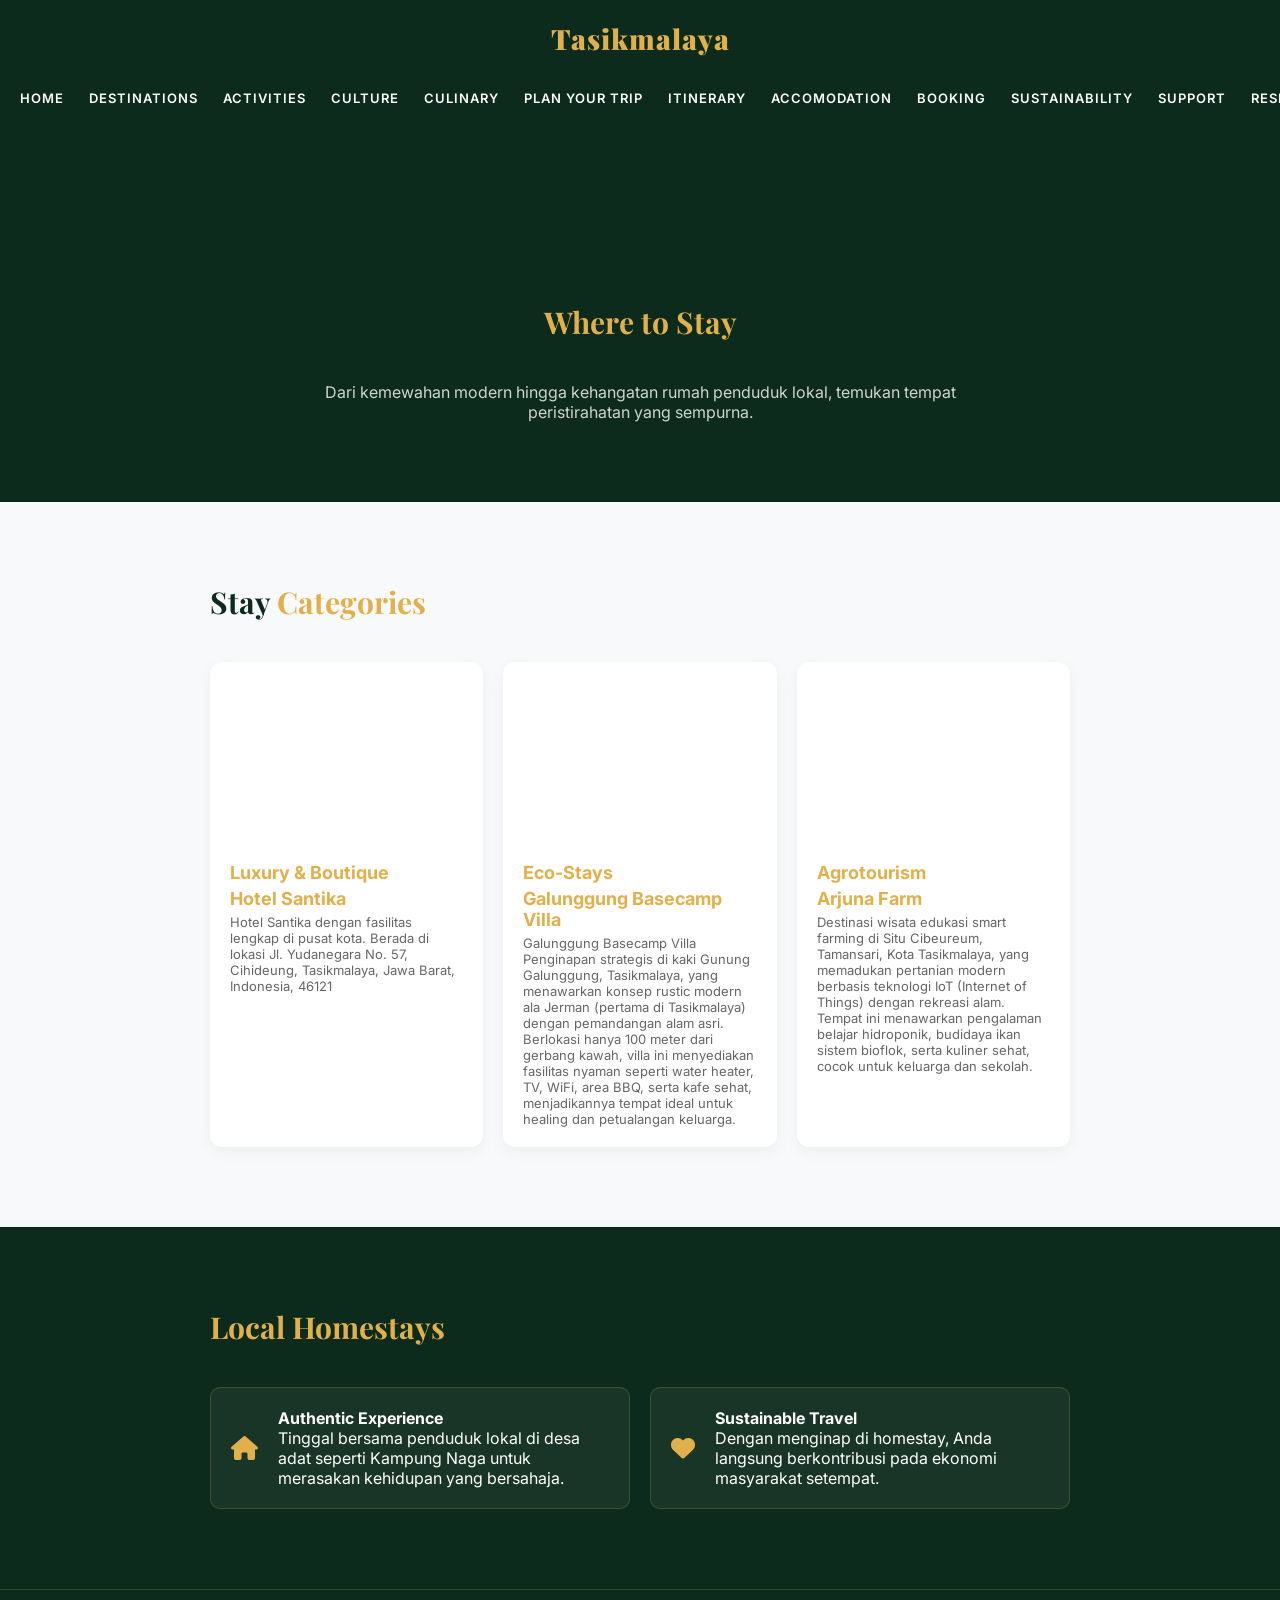
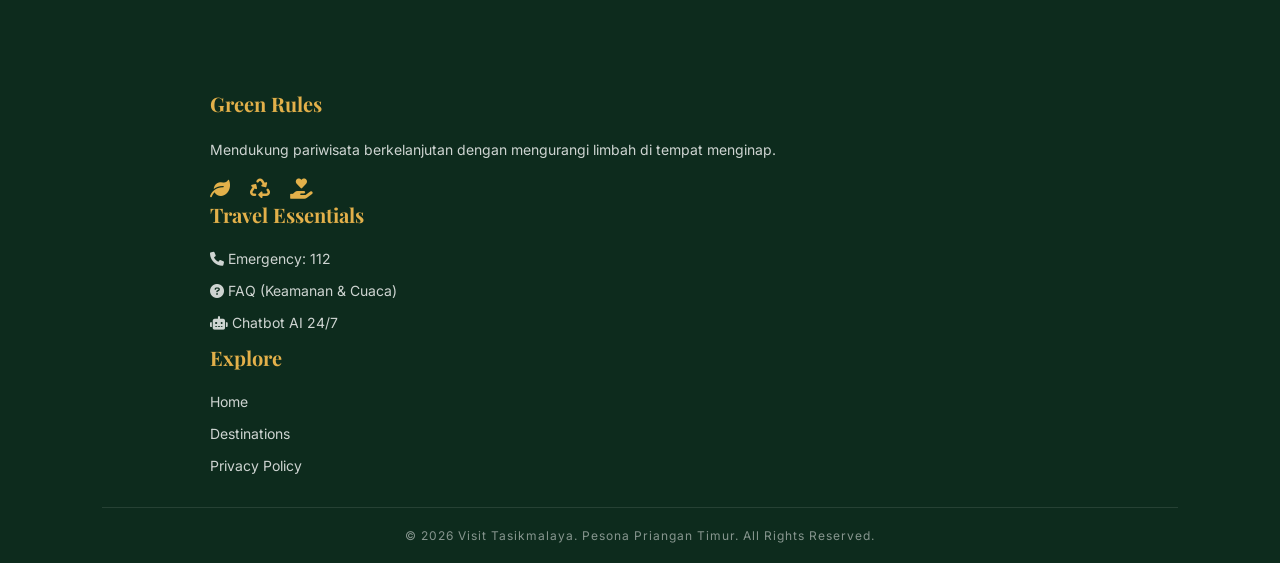
<file: accomodation.html>
<!DOCTYPE html>
<html lang="id">
<head>
    <meta charset="UTF-8">
    <meta name="viewport" content="width=device-width, initial-scale=1.0">
    <title>Where to Stay | Explore Tasikmalaya</title>
    <link href="https://fonts.googleapis.com/css2?family=Playfair+Display:wght@700;900&family=Inter:wght@300;400;600&display=swap" rel="stylesheet">
    <link rel="stylesheet" href="https://cdnjs.cloudflare.com/ajax/libs/font-awesome/6.0.0/css/all.min.css">
    <link rel="stylesheet" href="style.css">
</head>
<body>

    <nav class="navbar">
        <div class="logo">Tasikmalaya</div>
        <ul class="nav-links">
            <li><a href="index.html">Home</a></li>
            <li><a href="destination.html">Destinations</a></li>
             <li><a href="activity.html">Activities</a></li>
            <li><a href="culture.html">Culture</a></li>
            <li><a href="culinary.html">Culinary</a></li>
            <li><a href="plan.html">Plan Your Trip</a></li>
            <li><a href="itinerary.html">Itinerary</a></li>
            <li><a href="accomodation.html">Accomodation</a></li>
            <li><a href="booking.html">Booking</a></li>
            <li><a href="sustainability.html">Sustainability</a></li>
            <li><a href="support.html">Support</a></li>
            <li><a href="responsible.html">Responsible</a></li>
            <li><a href="privacy.html">Privacy Policy</a></li>
        </ul>
    </nav>

    <header class="section bg-dark" style="padding-top: 150px; text-align: center;">
        <div class="container">
            <h1 class="section-title gold">Where <span>to Stay</span></h1>
            <p style="color: #fff; max-width: 700px; margin: 0 auto; opacity: 0.8;">
                Dari kemewahan modern hingga kehangatan rumah penduduk lokal, temukan tempat peristirahatan yang sempurna.
            </p>
        </div>
    </header>

    <section class="section">
        <div class="container">
            <h2 class="section-title">Stay <span>Categories</span></h2>
            <div class="grid-dest">
                <div class="card">
                    <div class="card-img" style="background-image: url('https://ik.imagekit.io/tvlk/apr-asset/dgXfoyh24ryQLRcGq00cIdKHRmotrWLNlvG-TxlcLxGkiDwaUSggleJNPRgIHCX6/hotel/asset/10001778-0f0759d8593e055a060a58c24d37f98a.jpeg');"></div>
                    <div class="card-body">
                        <h3 style="color: var(--gold);">Luxury & Boutique</h3>
                        <h3 style="color: var(--gold);">Hotel Santika</h3>
                        <p>Hotel Santika dengan fasilitas lengkap di pusat kota. Berada di lokasi Jl. Yudanegara No. 57, Cihideung, Tasikmalaya, Jawa Barat, Indonesia, 46121</p>
                    </div>
                </div>
                <div class="card">
                    <div class="card-img" style="background-image: url('https://s-light.tiket.photos/t/01E25EBZS3W0FY9GTG6C42E1SE/rsfit720360gsm/tix-hotel/images-web/2025/05/01/8f3967be-a3a8-4720-b848-248320cd2c1c-1746054903551-f486867c0bc6672a6917ab0bedeb085b.jpg');"></div>
                    <div class="card-body">
                        <h3 style="color: var(--gold);">Eco-Stays</h3>
                        <h3 style="color: var(--gold);">Galunggung Basecamp Villa</h3>
                        <p>Galunggung Basecamp Villa
                        Penginapan strategis di kaki Gunung Galunggung, Tasikmalaya, yang menawarkan konsep rustic modern ala Jerman (pertama di Tasikmalaya) dengan pemandangan alam asri. Berlokasi hanya 100 meter dari gerbang kawah, villa ini menyediakan fasilitas nyaman seperti water heater, TV, WiFi, area BBQ, serta kafe sehat, menjadikannya tempat ideal untuk healing dan petualangan keluarga.</p>
                    </div>
                </div>
                <div class="card">
                    <div class="card-img" style="background-image: url('https://www.harapanrakyat.com/wp-content/uploads/2024/12/Wisata-Edukasi-Arjuna-Farm-Tasikmalaya.jpeg');"></div>
                    <div class="card-body">
                        <h3 style="color: var(--gold);">Agrotourism</h3>
                        <h3 style="color: var(--gold);">Arjuna Farm</h3>
                        <p>Destinasi wisata edukasi smart farming di Situ Cibeureum, Tamansari, Kota Tasikmalaya, yang memadukan pertanian modern berbasis teknologi IoT (Internet of Things) dengan rekreasi alam. Tempat ini menawarkan pengalaman belajar hidroponik, budidaya ikan sistem bioflok, serta kuliner sehat, cocok untuk keluarga dan sekolah.</p>
                    </div>
                </div>
            </div>
        </div>
    </section>

    <section class="section bg-dark">
        <div class="container">
            <h2 class="section-title gold">Local <span>Homestays</span></h2>
            <div class="event-row">
                <div class="event-box" style="border: 1px solid rgba(226, 176, 74, 0.2);">
                    <div class="date"><i class="fas fa-home"></i></div>
                    <div class="txt">
                        <h4>Authentic Experience</h4>
                        <p>Tinggal bersama penduduk lokal di desa adat seperti Kampung Naga untuk merasakan kehidupan yang bersahaja.</p>
                    </div>
                </div>
                <div class="event-box" style="border: 1px solid rgba(226, 176, 74, 0.2);">
                    <div class="date"><i class="fas fa-heart"></i></div>
                    <div class="txt">
                        <h4>Sustainable Travel</h4>
                        <p>Dengan menginap di homestay, Anda langsung berkontribusi pada ekonomi masyarakat setempat.</p>
                    </div>
                </div>
            </div>
        </div>
    </section>

    <footer class="footer">
        <div class="container footer-grid">
            <div class="footer-section">
                <h3>Green Rules</h3>
                <p>Mendukung pariwisata berkelanjutan dengan mengurangi limbah di tempat menginap.</p>
                <div class="support-icons">
                    <i class="fas fa-leaf"></i>
                    <i class="fas fa-recycle"></i>
                    <i class="fas fa-hand-holding-heart"></i>
                </div>
            </div>

            <div class="footer-section">
                <h3>Travel Essentials</h3>
                <ul class="footer-links">
                    <li><a href="#"><i class="fas fa-phone"></i> Emergency: 112</a></li>
                    <li><a href="#"><i class="fas fa-question-circle"></i> FAQ (Keamanan & Cuaca)</a></li>
                    <li><a href="#"><i class="fas fa-robot"></i> Chatbot AI 24/7</a></li>
                </ul>
            </div>

            <div class="footer-section">
                <h3>Explore</h3>
                <ul class="footer-links">
                    <li><a href="#home">Home</a></li>
                    <li><a href="#destinations">Destinations</a></li>
                    <li><a href="#">Privacy Policy</a></li>
                </ul>
            </div>
        </div>

        <div class="footer-bottom">
            <p>&copy; 2026 Visit Tasikmalaya. Pesona Priangan Timur. All Rights Reserved.</p>
        </div>
    </footer>

</body>
</html>
</file>
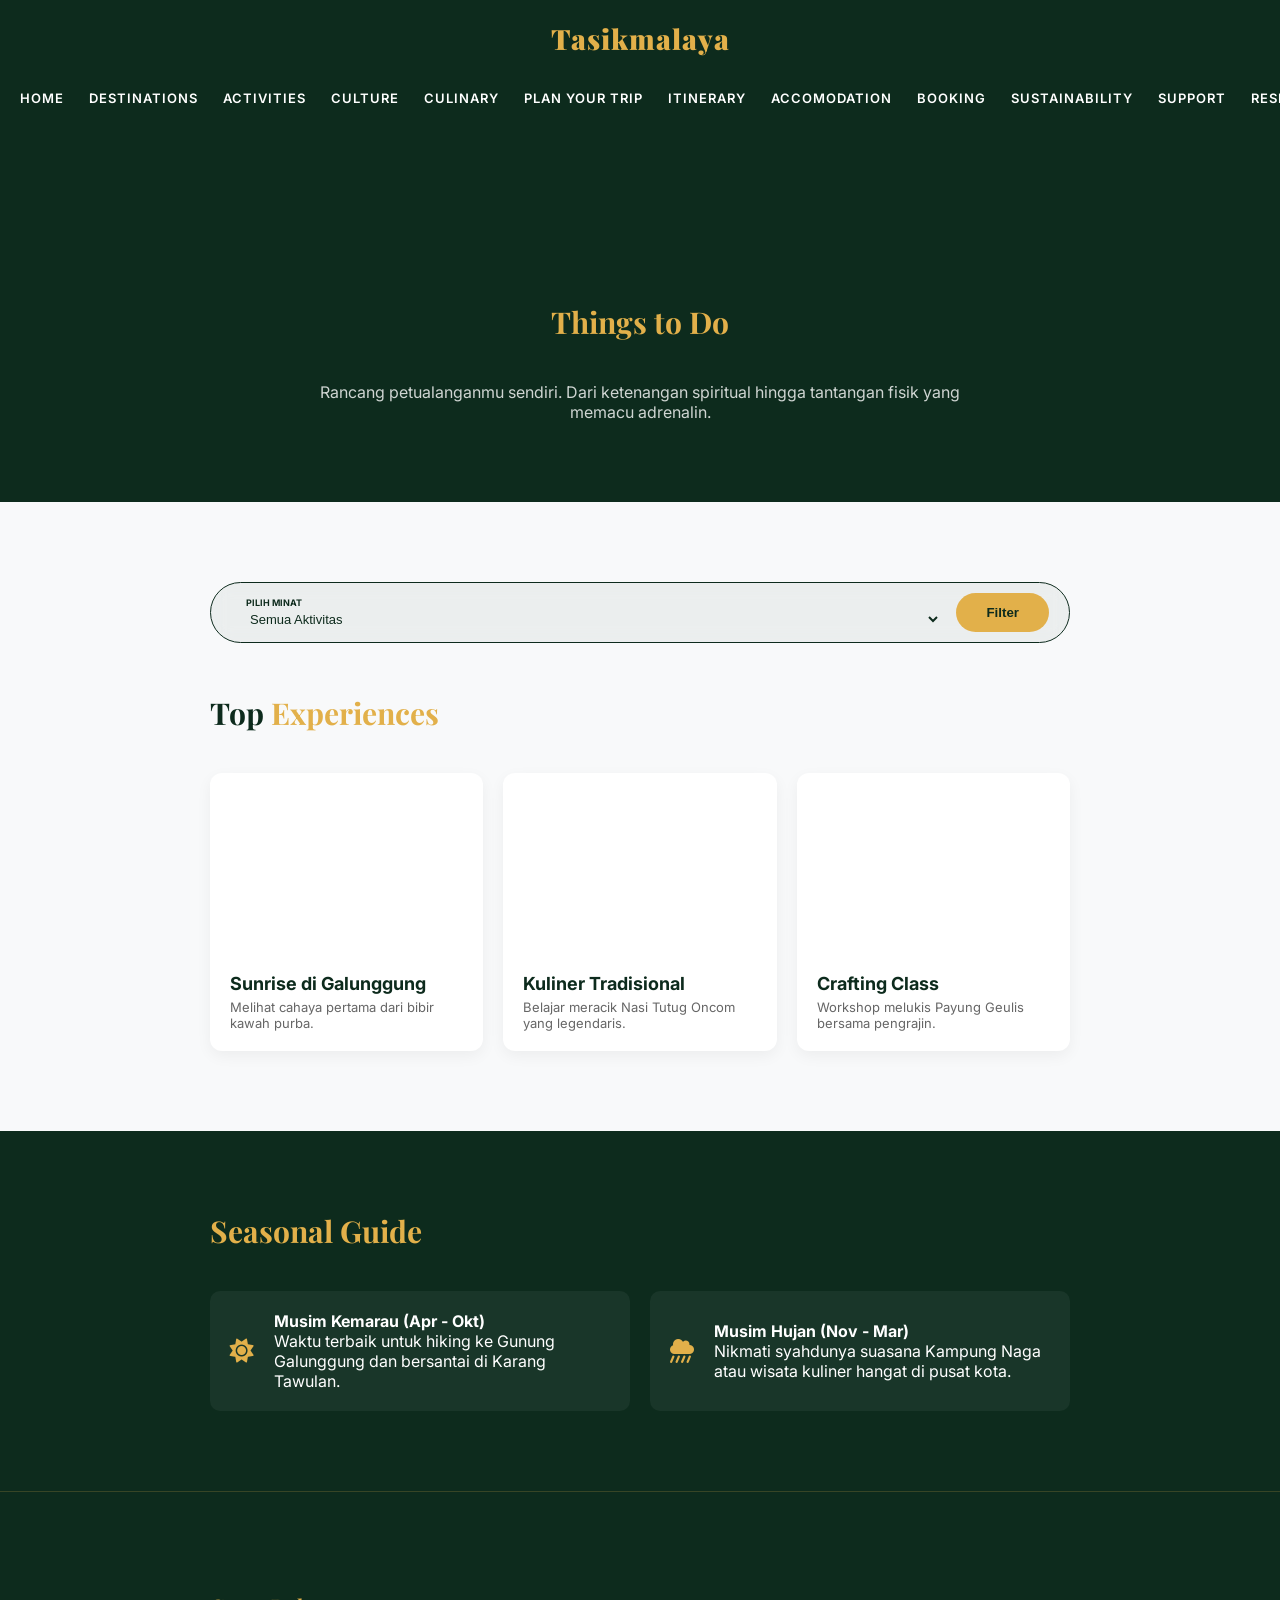
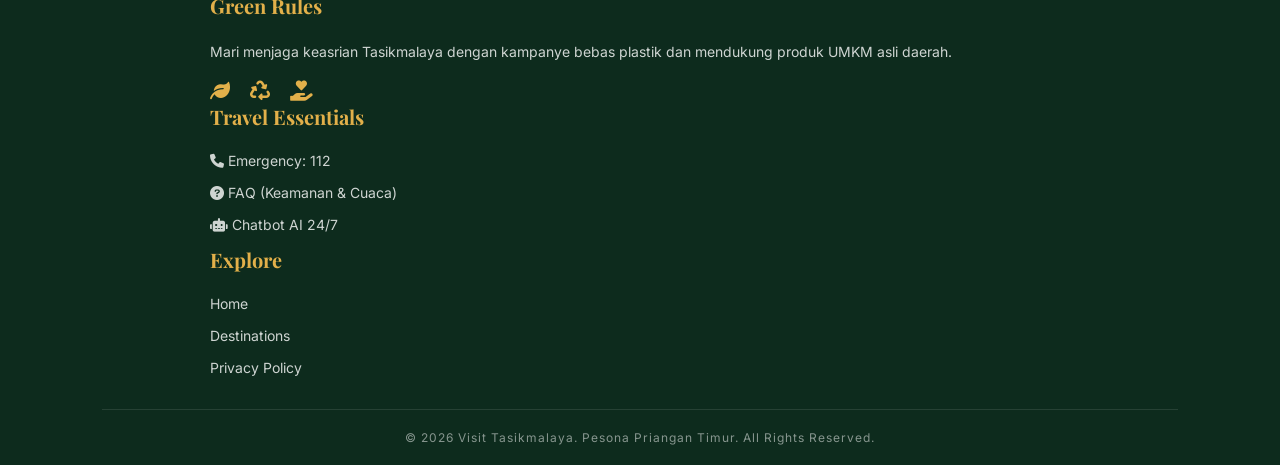
<file: activity.html>
<!DOCTYPE html>
<html lang="id">
<head>
    <meta charset="UTF-8">
    <meta name="viewport" content="width=device-width, initial-scale=1.0">
    <title>Activities | Explore Tasikmalaya</title>
    <link href="https://fonts.googleapis.com/css2?family=Playfair+Display:wght@700;900&family=Inter:wght@300;400;600&display=swap" rel="stylesheet">
    <link rel="stylesheet" href="https://cdnjs.cloudflare.com/ajax/libs/font-awesome/6.0.0/css/all.min.css">
    <link rel="stylesheet" href="style.css">
</head>
<body>

    <nav class="navbar">
        <div class="logo">Tasikmalaya</div>
        <ul class="nav-links">
            <li><a href="index.html">Home</a></li>
            <li><a href="destination.html">Destinations</a></li>
             <li><a href="activity.html">Activities</a></li>
            <li><a href="culture.html">Culture</a></li>
            <li><a href="culinary.html">Culinary</a></li>
            <li><a href="plan.html">Plan Your Trip</a></li>
            <li><a href="itinerary.html">Itinerary</a></li>
            <li><a href="accomodation.html">Accomodation</a></li>
            <li><a href="booking.html">Booking</a></li>
            <li><a href="sustainability.html">Sustainability</a></li>
            <li><a href="support.html">Support</a></li>
            <li><a href="responsible.html">Responsible</a></li>
            <li><a href="privacy.html">Privacy Policy</a></li>
        </ul>
    </nav>

    <header class="section bg-dark" style="padding-top: 150px; text-align: center;">
        <div class="container">
            <h1 class="section-title gold">Things <span>to Do</span></h1>
            <p style="color: #fff; max-width: 700px; margin: 0 auto; opacity: 0.8;">
                Rancang petualanganmu sendiri. Dari ketenangan spiritual hingga tantangan fisik yang memacu adrenalin.
            </p>
        </div>
    </header>

    <section class="section">
        <div class="container">
            <div class="linear-search" style="background: rgba(13, 43, 29, 0.05); border: 1px solid var(--deep-green); margin-bottom: 50px;">
                <div class="search-item">
                    <label style="color: var(--deep-green);">Pilih Minat</label>
                    <select style="color: var(--deep-green);">
                        <option>Semua Aktivitas</option>
                        <option>Petualangan (Adventure)</option>
                        <option>Keluarga (Family)</option>
                        <option>Romantis (Honeymoon)</option>
                        <option>Digital Nomad</option>
                    </select>
                </div>
                <button class="btn-search">Filter</button>
            </div>

            <h2 class="section-title">Top <span>Experiences</span></h2>
            <div class="grid-dest">
                <div class="card">
                    <div class="card-img" style="background-image: url('https://newstasikmalaya.com/storage/img-20250705-123109.jpg');"></div>
                    <div class="card-body">
                        <h3>Sunrise di Galunggung</h3>
                        <p>Melihat cahaya pertama dari bibir kawah purba.</p>
                    </div>
                </div>
                <div class="card">
                    <div class="card-img" style="background-image: url('https://buckets.sasa.co.id/v1/AUTH_Assets/Assets/p/website/medias/page_medias/resep_nasi_tutug_oncom.jpg');"></div>
                    <div class="card-body">
                        <h3>Kuliner Tradisional</h3>
                        <p>Belajar meracik Nasi Tutug Oncom yang legendaris.</p>
                    </div>
                </div>
                <div class="card">
                    <div class="card-img" style="background-image: url('https://www.agendaindonesia.com/wp-content/uploads/jupiterx/images/Payung-Tasikmalaya-Kemenparekraf-efd1e0e.jpg');"></div>
                    <div class="card-body">
                        <h3>Crafting Class</h3>
                        <p>Workshop melukis Payung Geulis bersama pengrajin.</p>
                    </div>
                </div>
            </div>
        </div>
    </section>

    <section class="section bg-dark">
        <div class="container">
            <h2 class="section-title gold">Seasonal <span>Guide</span></h2>
            <div class="event-row">
                <div class="event-box">
                    <div class="date"><i class="fas fa-sun"></i></div>
                    <div class="txt">
                        <h4>Musim Kemarau (Apr - Okt)</h4>
                        <p>Waktu terbaik untuk hiking ke Gunung Galunggung dan bersantai di Karang Tawulan.</p>
                    </div>
                </div>
                <div class="event-box">
                    <div class="date"><i class="fas fa-cloud-showers-heavy"></i></div>
                    <div class="txt">
                        <h4>Musim Hujan (Nov - Mar)</h4>
                        <p>Nikmati syahdunya suasana Kampung Naga atau wisata kuliner hangat di pusat kota.</p>
                    </div>
                </div>
            </div>
        </div>
    </section>

    <footer class="footer">
        <div class="container footer-grid">
            <div class="footer-section">
                <h3>Green Rules</h3>
                <p>Mari menjaga keasrian Tasikmalaya dengan kampanye bebas plastik dan mendukung produk UMKM asli daerah.</p>
                <div class="support-icons">
                    <i class="fas fa-leaf"></i>
                    <i class="fas fa-recycle"></i>
                    <i class="fas fa-hand-holding-heart"></i>
                </div>
            </div>

            <div class="footer-section">
                <h3>Travel Essentials</h3>
                <ul class="footer-links">
                    <li><a href="#"><i class="fas fa-phone"></i> Emergency: 112</a></li>
                    <li><a href="#"><i class="fas fa-question-circle"></i> FAQ (Keamanan & Cuaca)</a></li>
                    <li><a href="#"><i class="fas fa-robot"></i> Chatbot AI 24/7</a></li>
                </ul>
            </div>

            <div class="footer-section">
                <h3>Explore</h3>
                <ul class="footer-links">
                    <li><a href="#home">Home</a></li>
                    <li><a href="#destinations">Destinations</a></li>
                    <li><a href="#">Privacy Policy</a></li>
                </ul>
            </div>
        </div>

        <div class="footer-bottom">
            <p>&copy; 2026 Visit Tasikmalaya. Pesona Priangan Timur. All Rights Reserved.</p>
        </div>
    </footer>

</body>
</html>
</file>
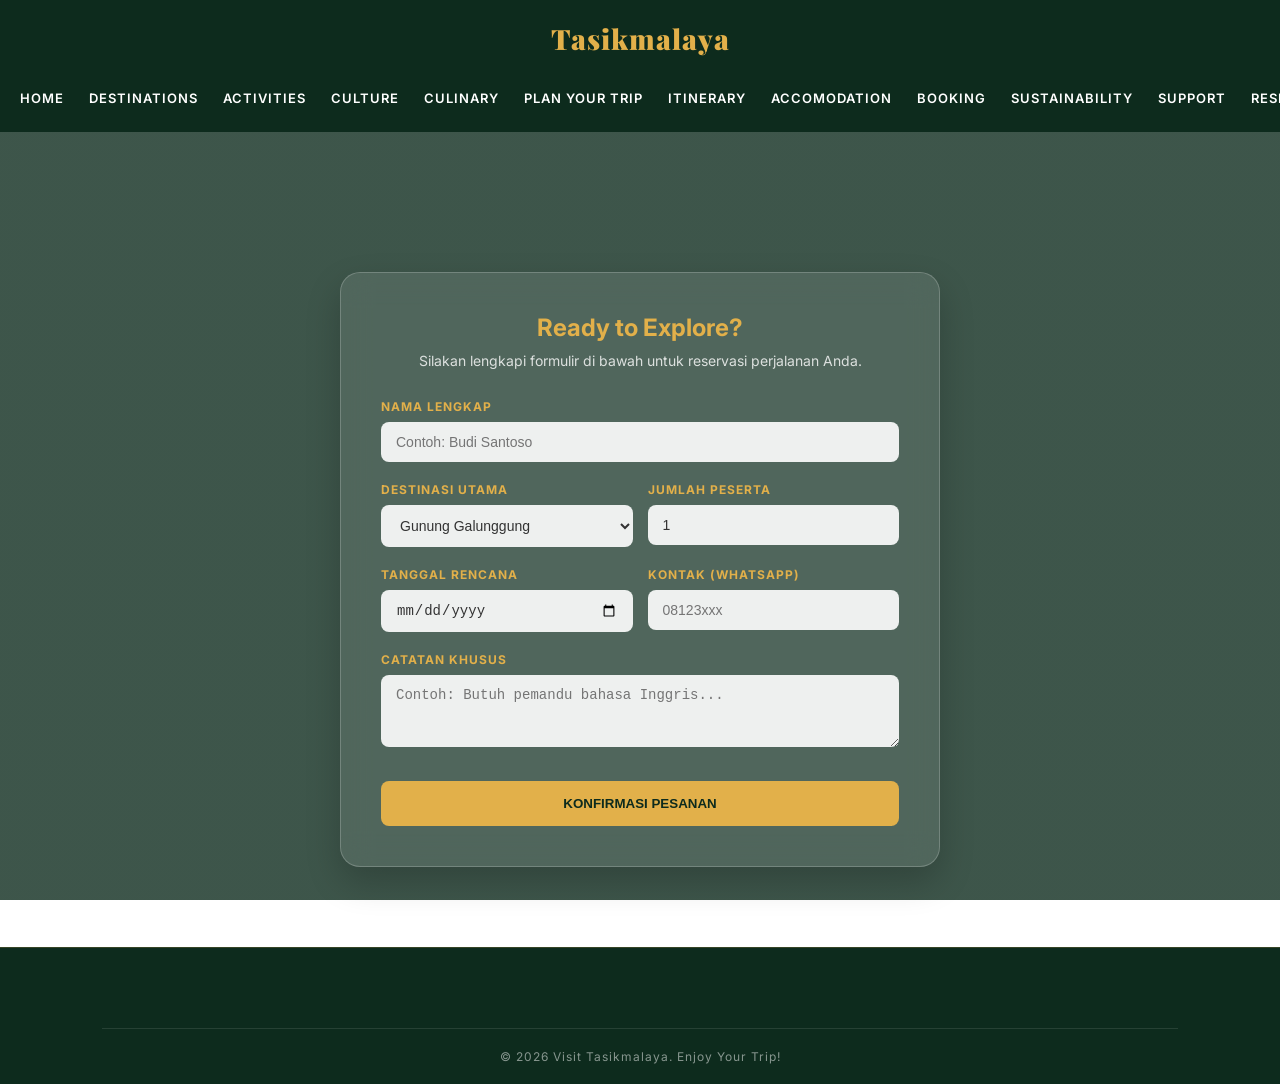
<file: booking.html>
<!DOCTYPE html>
<html lang="id">
<head>
    <meta charset="UTF-8">
    <meta name="viewport" content="width=device-width, initial-scale=1.0">
    <title>Book Your Trip | Explore Tasikmalaya</title>
    <link href="https://fonts.googleapis.com/css2?family=Playfair+Display:wght@700;900&family=Inter:wght@300;400;600&display=swap" rel="stylesheet">
    <link rel="stylesheet" href="https://cdnjs.cloudflare.com/ajax/libs/font-awesome/6.0.0/css/all.min.css">
    <link rel="stylesheet" href="style.css">
</head>
<body style="background: linear-gradient(rgba(13, 43, 29, 0.8), rgba(13, 43, 29, 0.8)), url('https://images.unsplash.com/photo-1501785888041-af3ef285b470?auto=format&fit=crop&w=1920'); background-size: cover; background-attachment: fixed;">

    <nav class="navbar">
        <div class="logo">Tasikmalaya</div>
        <ul class="nav-links">
            <li><a href="index.html">Home</a></li>
            <li><a href="destination.html">Destinations</a></li>
             <li><a href="activity.html">Activities</a></li>
            <li><a href="culture.html">Culture</a></li>
            <li><a href="culinary.html">Culinary</a></li>
            <li><a href="plan.html">Plan Your Trip</a></li>
            <li><a href="itinerary.html">Itinerary</a></li>
            <li><a href="accomodation.html">Accomodation</a></li>
            <li><a href="booking.html">Booking</a></li>
            <li><a href="sustainability.html">Sustainability</a></li>
            <li><a href="support.html">Support</a></li>
            <li><a href="responsible.html">Responsible</a></li>
            <li><a href="privacy.html">Privacy Policy</a></li>
        </ul>
    </nav>

    <section class="section" style="padding-top: 120px;">
        <div class="container">
            <div class="booking-card">
                <h2 class="gold" style="text-align: center; margin-bottom: 10px;">Ready to Explore?</h2>
                <p style="color: #fff; text-align: center; opacity: 0.8; margin-bottom: 30px; font-size: 14px;">Silakan lengkapi formulir di bawah untuk reservasi perjalanan Anda.</p>
                
                <form class="booking-form">
                    <div class="form-group">
                        <label>Nama Lengkap</label>
                        <input type="text" placeholder="Contoh: Budi Santoso" required>
                    </div>

                    <div class="form-row">
                        <div class="form-group">
                            <label>Destinasi Utama</label>
                            <select>
                                <option>Gunung Galunggung</option>
                                <option>Kampung Naga</option>
                                <option>Karang Tawulan</option>
                                <option>Curug Badak</option>
                            </select>
                        </div>
                        <div class="form-group">
                            <label>Jumlah Peserta</label>
                            <input type="number" min="1" value="1">
                        </div>
                    </div>

                    <div class="form-row">
                        <div class="form-group">
                            <label>Tanggal Rencana</label>
                            <input type="date" required>
                        </div>
                        <div class="form-group">
                            <label>Kontak (WhatsApp)</label>
                            <input type="tel" placeholder="08123xxx" required>
                        </div>
                    </div>

                    <div class="form-group">
                        <label>Catatan Khusus</label>
                        <textarea rows="3" placeholder="Contoh: Butuh pemandu bahasa Inggris..."></textarea>
                    </div>

                    <button type="submit" class="btn-submit">KONFIRMASI PESANAN</button>
                </form>
            </div>
        </div>
    </section>

    <footer class="footer">
        <div class="footer-bottom">
            <p>&copy; 2026 Visit Tasikmalaya. Enjoy Your Trip!</p>
        </div>
    </footer>

</body>
</html>
</file>
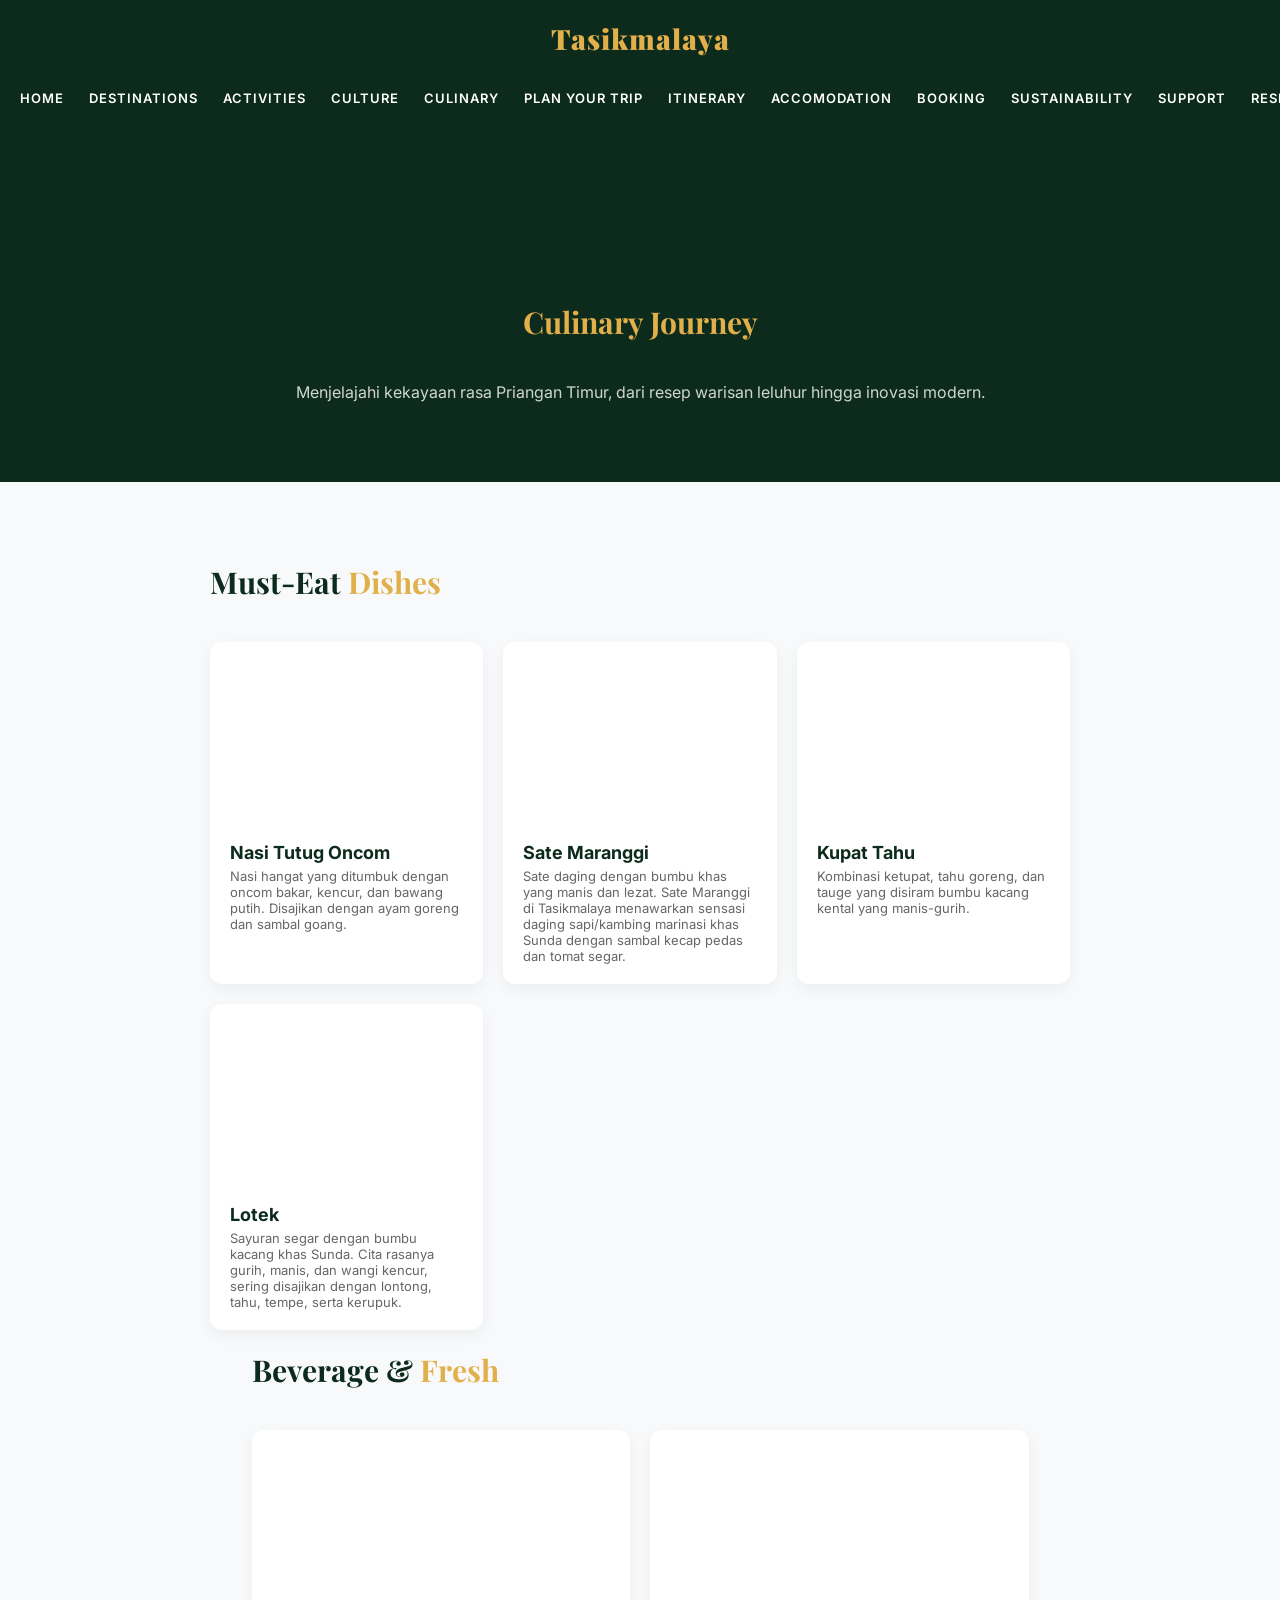
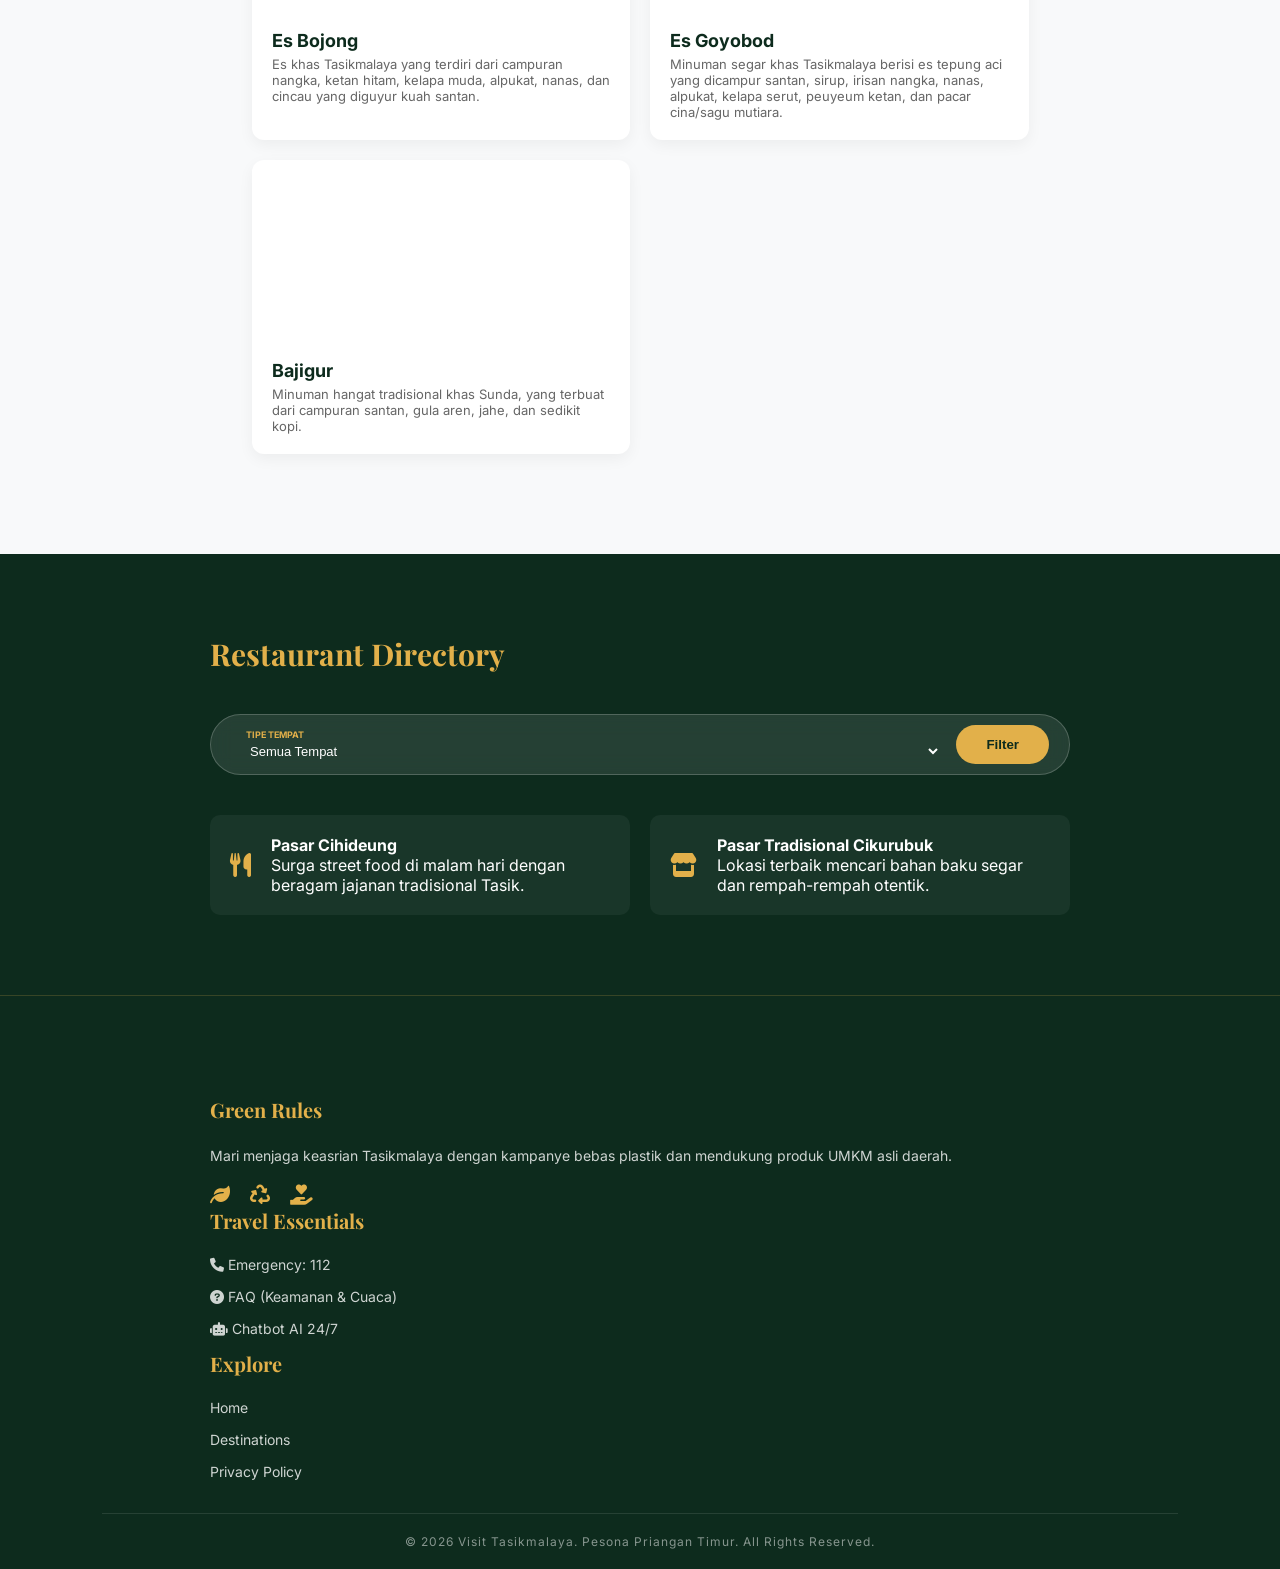
<file: culinary.html>
<!DOCTYPE html>
<html lang="id">
<head>
    <meta charset="UTF-8">
    <meta name="viewport" content="width=device-width, initial-scale=1.0">
    <title>Culinary Guide | Explore Tasikmalaya</title>
    <link href="https://fonts.googleapis.com/css2?family=Playfair+Display:wght@700;900&family=Inter:wght@300;400;600&display=swap" rel="stylesheet">
    <link rel="stylesheet" href="https://cdnjs.cloudflare.com/ajax/libs/font-awesome/6.0.0/css/all.min.css">
    <link rel="stylesheet" href="style.css">
</head>
<body>

    <nav class="navbar">
        <div class="logo">Tasikmalaya</div>
        <ul class="nav-links">
            <li><a href="index.html">Home</a></li>
            <li><a href="destination.html">Destinations</a></li>
             <li><a href="activity.html">Activities</a></li>
            <li><a href="culture.html">Culture</a></li>
            <li><a href="culinary.html">Culinary</a></li>
            <li><a href="plan.html">Plan Your Trip</a></li>
            <li><a href="itinerary.html">Itinerary</a></li>
            <li><a href="accomodation.html">Accomodation</a></li>
            <li><a href="booking.html">Booking</a></li>
            <li><a href="sustainability.html">Sustainability</a></li>
            <li><a href="support.html">Support</a></li>
            <li><a href="responsible.html">Responsible</a></li>
            <li><a href="privacy.html">Privacy Policy</a></li>
        </ul>
    </nav>

    <header class="section bg-dark" style="padding-top: 150px; text-align: center;">
        <div class="container">
            <h1 class="section-title gold">Culinary <span>Journey</span></h1>
            <p style="color: #fff; max-width: 700px; margin: 0 auto; opacity: 0.8;">
                Menjelajahi kekayaan rasa Priangan Timur, dari resep warisan leluhur hingga inovasi modern.
            </p>
        </div>
    </header>

    <section class="section">
        <div class="container">
            <h2 class="section-title">Must-Eat <span>Dishes</span></h2>
            <div class="grid-dest">
                <div class="card">
                    <div class="card-img" style="background-image: url('https://buckets.sasa.co.id/v1/AUTH_Assets/Assets/p/website/medias/page_medias/resep_nasi_tutug_oncom.jpg');"></div>
                    <div class="card-body">
                        <h3>Nasi Tutug Oncom</h3>
                        <p>Nasi hangat yang ditumbuk dengan oncom bakar, kencur, dan bawang putih. Disajikan dengan ayam goreng dan sambal goang.</p>
                    </div>
                </div>
                <div class="card">
                    <div class="card-img" style="background-image: url('https://assets.promediateknologi.id/crop/0x0:0x0/750x0/webp/photo/2023/01/25/1678790182.jpeg');"></div>
                    <div class="card-body">
                        <h3>Sate Maranggi</h3>
                        <p>Sate daging dengan bumbu khas yang manis dan lezat. Sate Maranggi di Tasikmalaya menawarkan sensasi daging sapi/kambing marinasi khas Sunda dengan sambal kecap pedas dan tomat segar.</p>
                    </div>
                </div>
                <div class="card">
                    <div class="card-img" style="background-image: url('https://i0.wp.com/blog.duniamasak.com/wp-content/uploads/kupat-tahu.jpg?w=900&ssl=1');"></div>
                    <div class="card-body">
                        <h3>Kupat Tahu</h3>
                        <p>Kombinasi ketupat, tahu goreng, dan tauge yang disiram bumbu kacang kental yang manis-gurih.</p>
                    </div>
                </div>
                <div class="card">
                    <div class="card-img" style="background-image: url('https://assets.unileversolutions.com/recipes-v3/257917-default.jpg');"></div>
                    <div class="card-body">
                        <h3>Lotek</h3>
                        <p>Sayuran segar dengan bumbu kacang khas Sunda. Cita rasanya gurih, manis, dan wangi kencur, sering disajikan dengan lontong, tahu, tempe, serta kerupuk.</p>
                    </div>
                </div>
            </div>
        <div class="container">
            <h2 class="section-title">Beverage & <span>Fresh</span></h2>
            <div class="grid-dest">
                <div class="card">
                    <div class="card-img" style="background-image: url('https://assets.promediateknologi.id/crop/0x0:0x0/1200x600/webp/photo/kulinear/2021/07/kulineranlokal__20210731_0-1.jpg');"></div>
                    <div class="card-body">
                        <h3>Es Bojong</h3>
                        <p>Es khas Tasikmalaya yang terdiri dari campuran nangka, ketan hitam, kelapa muda, alpukat, nanas, dan cincau yang diguyur kuah santan.</p>
                    </div>
                </div>
                <div class="card">
                    <div class="card-img" style="background-image: url('https://media.suara.com/pictures/653x366/2019/10/23/31358-es-goyobod-instagramatfskferry.jpg');"></div>
                    <div class="card-body">
                        <h3>Es Goyobod</h3>
                        <p>Minuman segar khas Tasikmalaya berisi es tepung aci yang dicampur santan, sirup, irisan nangka, nanas, alpukat, kelapa serut, peuyeum ketan, dan pacar cina/sagu mutiara.</p>
                    </div>
                </div>
                <div class="card">
                    <div class="card-img" style="background-image: url('https://nibble-images.b-cdn.net/nibble/original_images/resep_wedang_bajigur_05_9fccb46407.jpeg');"></div>
                    <div class="card-body">
                        <h3>Bajigur</h3>
                        <p>Minuman hangat tradisional khas Sunda, yang terbuat dari campuran santan, gula aren, jahe, dan sedikit kopi.</p>
                    </div>
                </div>
            </div>
            </div>
            </div>
        </div>
    </section>
  
    <section class="section bg-dark">
        <div class="container">
            <h2 class="section-title gold">Restaurant <span>Directory</span></h2>
            <div class="linear-search" style="margin-bottom: 40px;">
                <div class="search-item">
                    <label>Tipe Tempat</label>
                    <select>
                        <option>Semua Tempat</option>
                        <option>Street Food (Kaki Lima)</option>
                        <option>Restoran Keluarga</option>
                        <option>Cafe & Bistro</option>
                    </select>
                </div>
                <button class="btn-search">Filter</button>
            </div>
            
            <div class="event-row">
                <div class="event-box">
                    <div class="date"><i class="fas fa-utensils"></i></div>
                    <div class="txt">
                        <h4>Pasar Cihideung</h4>
                        <p>Surga street food di malam hari dengan beragam jajanan tradisional Tasik.</p>
                    </div>
                </div>
                <div class="event-box">
                    <div class="date"><i class="fas fa-store"></i></div>
                    <div class="txt">
                        <h4>Pasar Tradisional Cikurubuk</h4>
                        <p>Lokasi terbaik mencari bahan baku segar dan rempah-rempah otentik.</p>
                    </div>
                </div>
            </div>
        </div>
    </section>

    <footer class="footer">
        <div class="container footer-grid">
            <div class="footer-section">
                <h3>Green Rules</h3>
                <p>Mari menjaga keasrian Tasikmalaya dengan kampanye bebas plastik dan mendukung produk UMKM asli daerah.</p>
                <div class="support-icons">
                    <i class="fas fa-leaf"></i>
                    <i class="fas fa-recycle"></i>
                    <i class="fas fa-hand-holding-heart"></i>
                </div>
            </div>

            <div class="footer-section">
                <h3>Travel Essentials</h3>
                <ul class="footer-links">
                    <li><a href="#"><i class="fas fa-phone"></i> Emergency: 112</a></li>
                    <li><a href="#"><i class="fas fa-question-circle"></i> FAQ (Keamanan & Cuaca)</a></li>
                    <li><a href="#"><i class="fas fa-robot"></i> Chatbot AI 24/7</a></li>
                </ul>
            </div>

            <div class="footer-section">
                <h3>Explore</h3>
                <ul class="footer-links">
                    <li><a href="#home">Home</a></li>
                    <li><a href="#destinations">Destinations</a></li>
                    <li><a href="#">Privacy Policy</a></li>
                </ul>
            </div>
        </div>

        <div class="footer-bottom">
            <p>&copy; 2026 Visit Tasikmalaya. Pesona Priangan Timur. All Rights Reserved.</p>
        </div>
    </footer>

</body>
</html>
</file>
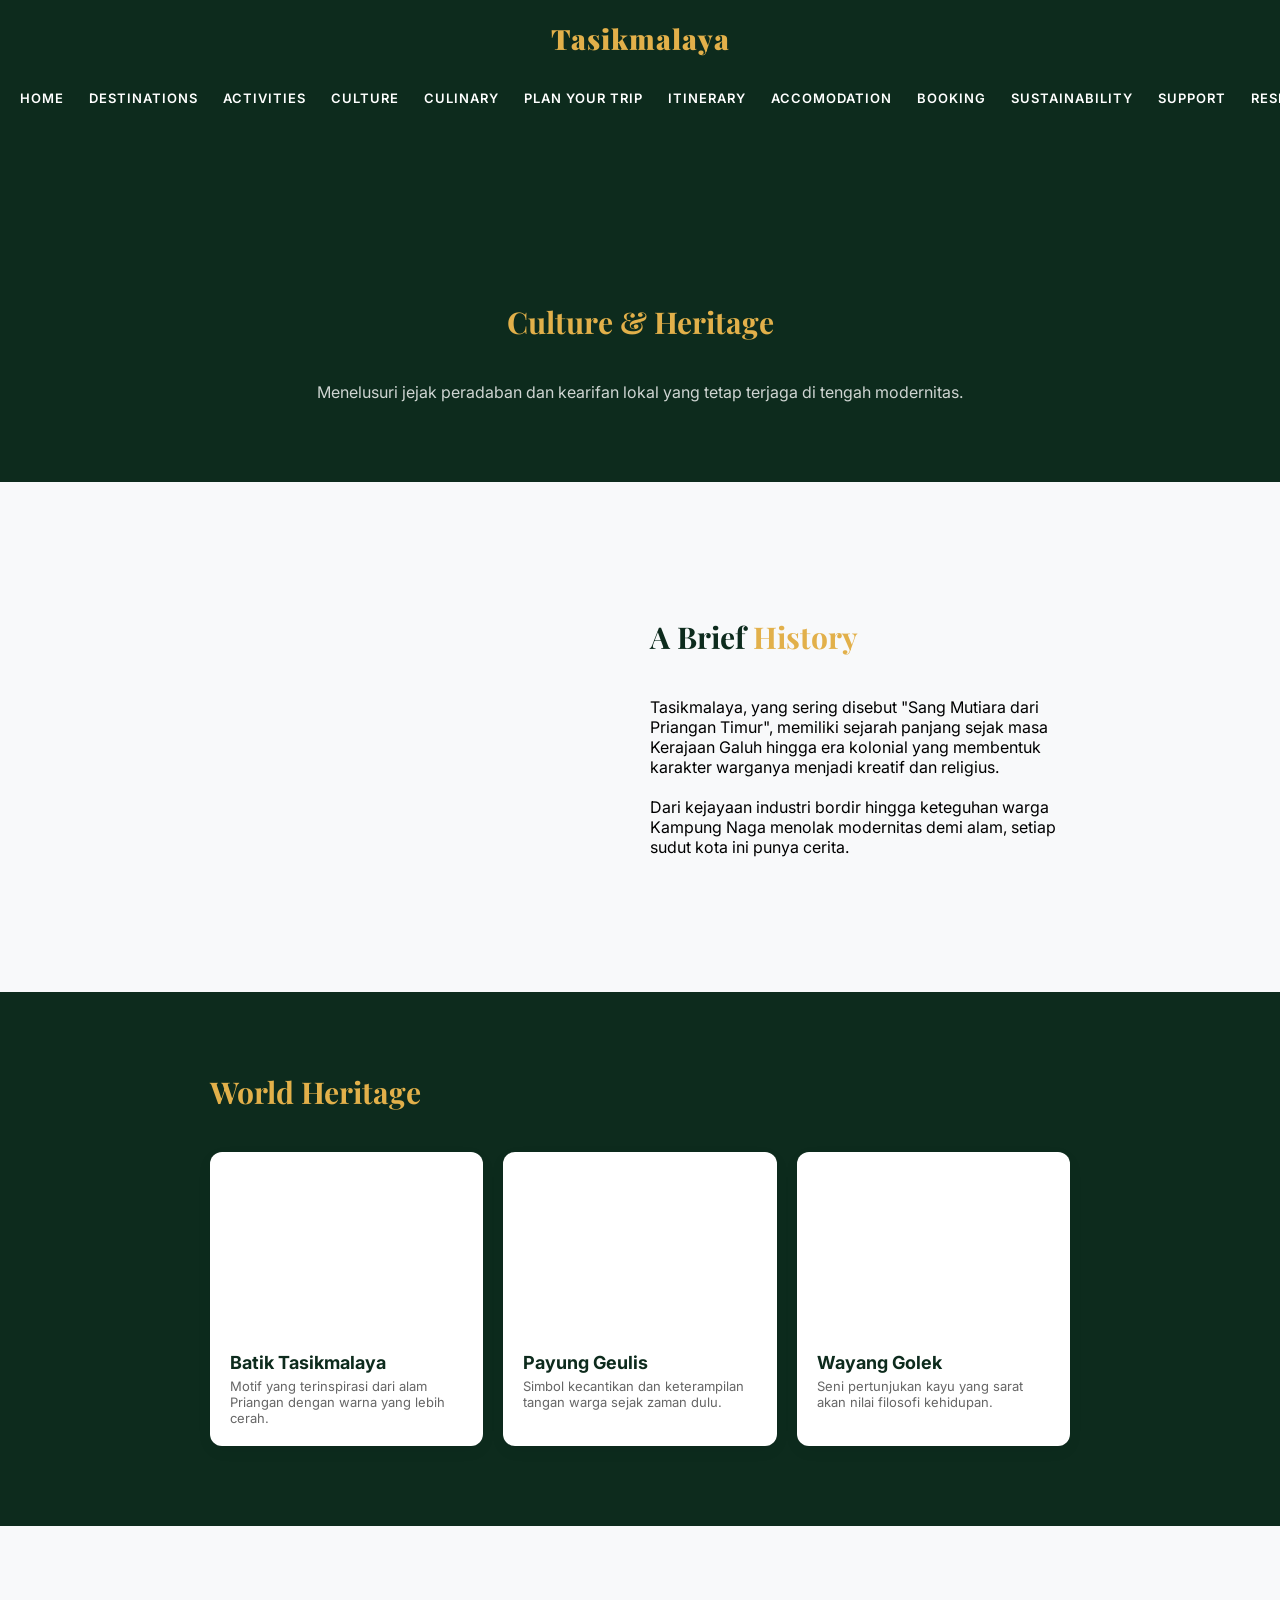
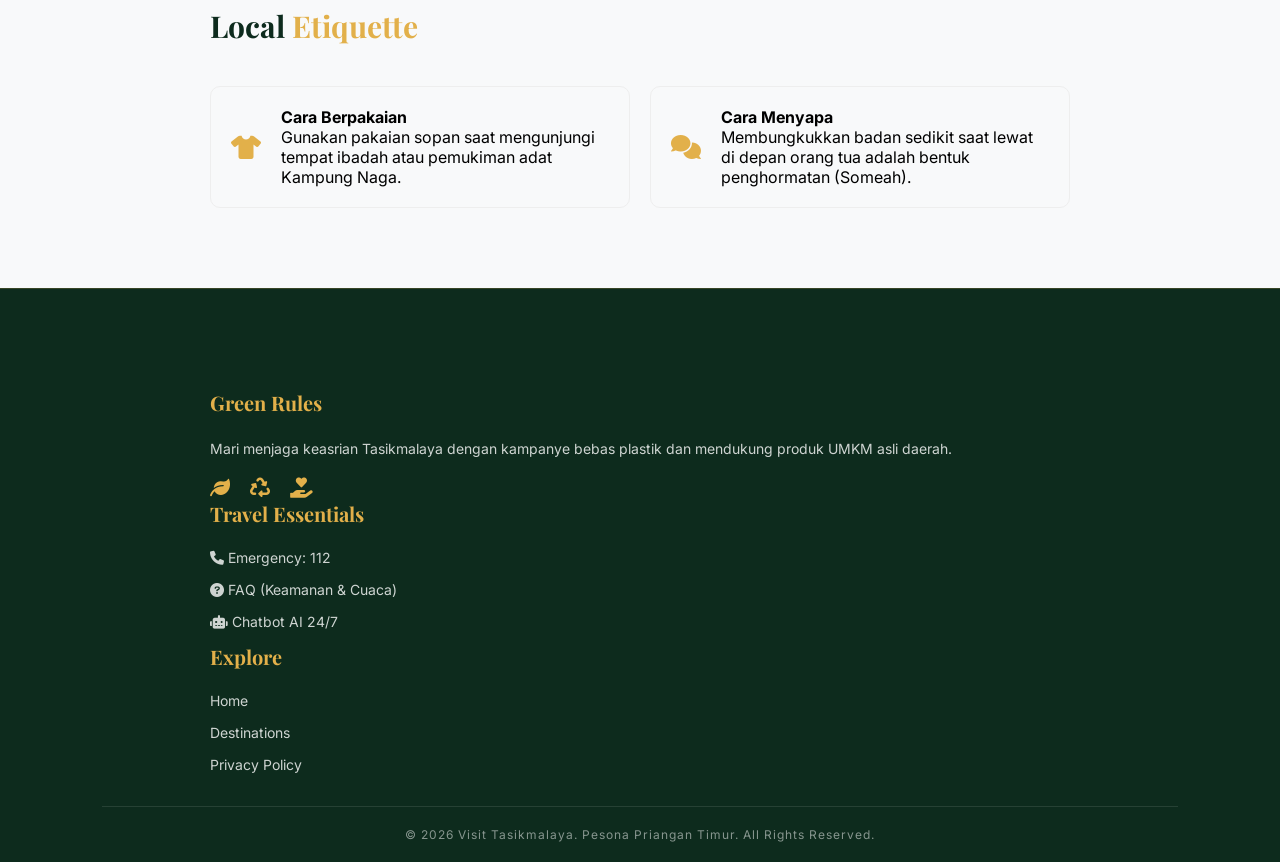
<file: culture.html>
<!DOCTYPE html>
<html lang="id">
<head>
    <meta charset="UTF-8">
    <meta name="viewport" content="width=device-width, initial-scale=1.0"> <title>Culture & Heritage | Explore Tasikmalaya</title>
    <link href="https://fonts.googleapis.com/css2?family=Playfair+Display:wght@700;900&family=Inter:wght@300;400;600&display=swap" rel="stylesheet">
    <link rel="stylesheet" href="https://cdnjs.cloudflare.com/ajax/libs/font-awesome/6.0.0/css/all.min.css">
    <link rel="stylesheet" href="style.css">
</head>
<body>

    <nav class="navbar">
        <div class="logo">Tasikmalaya</div>
        <ul class="nav-links">
            <li><a href="index.html">Home</a></li>
            <li><a href="destination.html">Destinations</a></li>
            <li><a href="activity.html">Activities</a></li>
            <li><a href="culture.html">Culture</a></li>
            <li><a href="culinary.html">Culinary</a></li>
            <li><a href="plan.html">Plan Your Trip</a></li>
            <li><a href="itinerary.html">Itinerary</a></li>
            <li><a href="accomodation.html">Accomodation</a></li>
            <li><a href="booking.html">Booking</a></li>
            <li><a href="sustainability.html">Sustainability</a></li>
            <li><a href="support.html">Support</a></li>
            <li><a href="responsible.html">Responsible</a></li>
            <li><a href="privacy.html">Privacy Policy</a></li>
        </ul>
    </nav>

    <header class="section bg-dark" style="padding-top: 150px; text-align: center;">
        <div class="container">
            <h1 class="section-title gold">Culture <span>& Heritage</span></h1>
            <p style="color: #fff; max-width: 700px; margin: 0 auto; opacity: 0.8;">
                Menelusuri jejak peradaban dan kearifan lokal yang tetap terjaga di tengah modernitas.
            </p>
        </div>
    </header>

    <section class="section">
        <div class="container">
            <div class="grid-dest" style="align-items: center;">
                <div class="card-img" style="background-image: url('https://asset.kompas.com/crops/FtJEootj0t2l-QthMzaSXjPzbjE=/16x0:691x450/1200x800/data/photo/2022/09/09/631af8ce3c329.jpg'); height: 350px; border-radius: 15px;"></div>
                <div class="history-text">
                    <h2 class="section-title">A Brief <span>History</span></h2>
                    <p style="margin-bottom: 20px;">Tasikmalaya, yang sering disebut "Sang Mutiara dari Priangan Timur", memiliki sejarah panjang sejak masa Kerajaan Galuh hingga era kolonial yang membentuk karakter warganya menjadi kreatif dan religius.</p>
                    <p>Dari kejayaan industri bordir hingga keteguhan warga Kampung Naga menolak modernitas demi alam, setiap sudut kota ini punya cerita.</p>
                </div>
            </div>
        </div>
    </section>

    <section class="section bg-dark">
        <div class="container">
            <h2 class="section-title gold">World <span>Heritage</span></h2>
            <div class="grid-dest">
                <div class="card">
                    <div class="card-img" style="background-image: url('https://assets-a1.kompasiana.com/items/album/2023/11/15/batik-tasikmalaya-6553e174edff76762e1dbfb3.jpg');"></div>
                    <div class="card-body">
                        <h3>Batik Tasikmalaya</h3>
                        <p>Motif yang terinspirasi dari alam Priangan dengan warna yang lebih cerah.</p>
                    </div>
                </div>
                <div class="card">
                    <div class="card-img" style="background-image: url('https://www.indonesia.travel/contentassets/85c0abd104c2465a9ad0611c9732a5c5/payung-geulis.jpg');"></div>
                    <div class="card-body">
                        <h3>Payung Geulis</h3>
                        <p>Simbol kecantikan dan keterampilan tangan warga sejak zaman dulu.</p>
                    </div>
                </div>
                <div class="card">
                    <div class="card-img" style="background-image: url('https://portalnews.stekom.ac.id/media/12235/sejarah-singkat-wayang-golek-dan-fungsinya.jpg');"></div>
                    <div class="card-body">
                        <h3>Wayang Golek</h3>
                        <p>Seni pertunjukan kayu yang sarat akan nilai filosofi kehidupan.</p>
                    </div>
                </div>
            </div>
        </div>
    </section>

    <section class="section">
        <div class="container">
            <h2 class="section-title">Local <span>Etiquette</span></h2>
            <div class="event-row">
                <div class="event-box" style="border: 1px solid #eee;">
                    <div class="date"><i class="fas fa-tshirt"></i></div>
                    <div class="txt">
                        <h4>Cara Berpakaian</h4>
                        <p>Gunakan pakaian sopan saat mengunjungi tempat ibadah atau pemukiman adat Kampung Naga.</p>
                    </div>
                </div>
                <div class="event-box" style="border: 1px solid #eee;">
                    <div class="date"><i class="fas fa-comments"></i></div>
                    <div class="txt">
                        <h4>Cara Menyapa</h4>
                        <p>Membungkukkan badan sedikit saat lewat di depan orang tua adalah bentuk penghormatan (Someah).</p>
                    </div>
                </div>
            </div>
        </div>
    </section>

    <footer class="footer">
        <div class="container footer-grid">
            <div class="footer-section">
                <h3>Green Rules</h3>
                <p>Mari menjaga keasrian Tasikmalaya dengan kampanye bebas plastik dan mendukung produk UMKM asli daerah.</p>
                <div class="support-icons">
                    <i class="fas fa-leaf"></i>
                    <i class="fas fa-recycle"></i>
                    <i class="fas fa-hand-holding-heart"></i>
                </div>
            </div>

            <div class="footer-section">
                <h3>Travel Essentials</h3>
                <ul class="footer-links">
                    <li><a href="#"><i class="fas fa-phone"></i> Emergency: 112</a></li>
                    <li><a href="#"><i class="fas fa-question-circle"></i> FAQ (Keamanan & Cuaca)</a></li>
                    <li><a href="#"><i class="fas fa-robot"></i> Chatbot AI 24/7</a></li>
                </ul>
            </div>

            <div class="footer-section">
                <h3>Explore</h3>
                <ul class="footer-links">
                    <li><a href="#home">Home</a></li>
                    <li><a href="#destinations">Destinations</a></li>
                    <li><a href="#">Privacy Policy</a></li>
                </ul>
            </div>
        </div>

        <div class="footer-bottom">
            <p>&copy; 2026 Visit Tasikmalaya. Pesona Priangan Timur. All Rights Reserved.</p>
        </div>
    </footer>

</body>
</html>
</file>
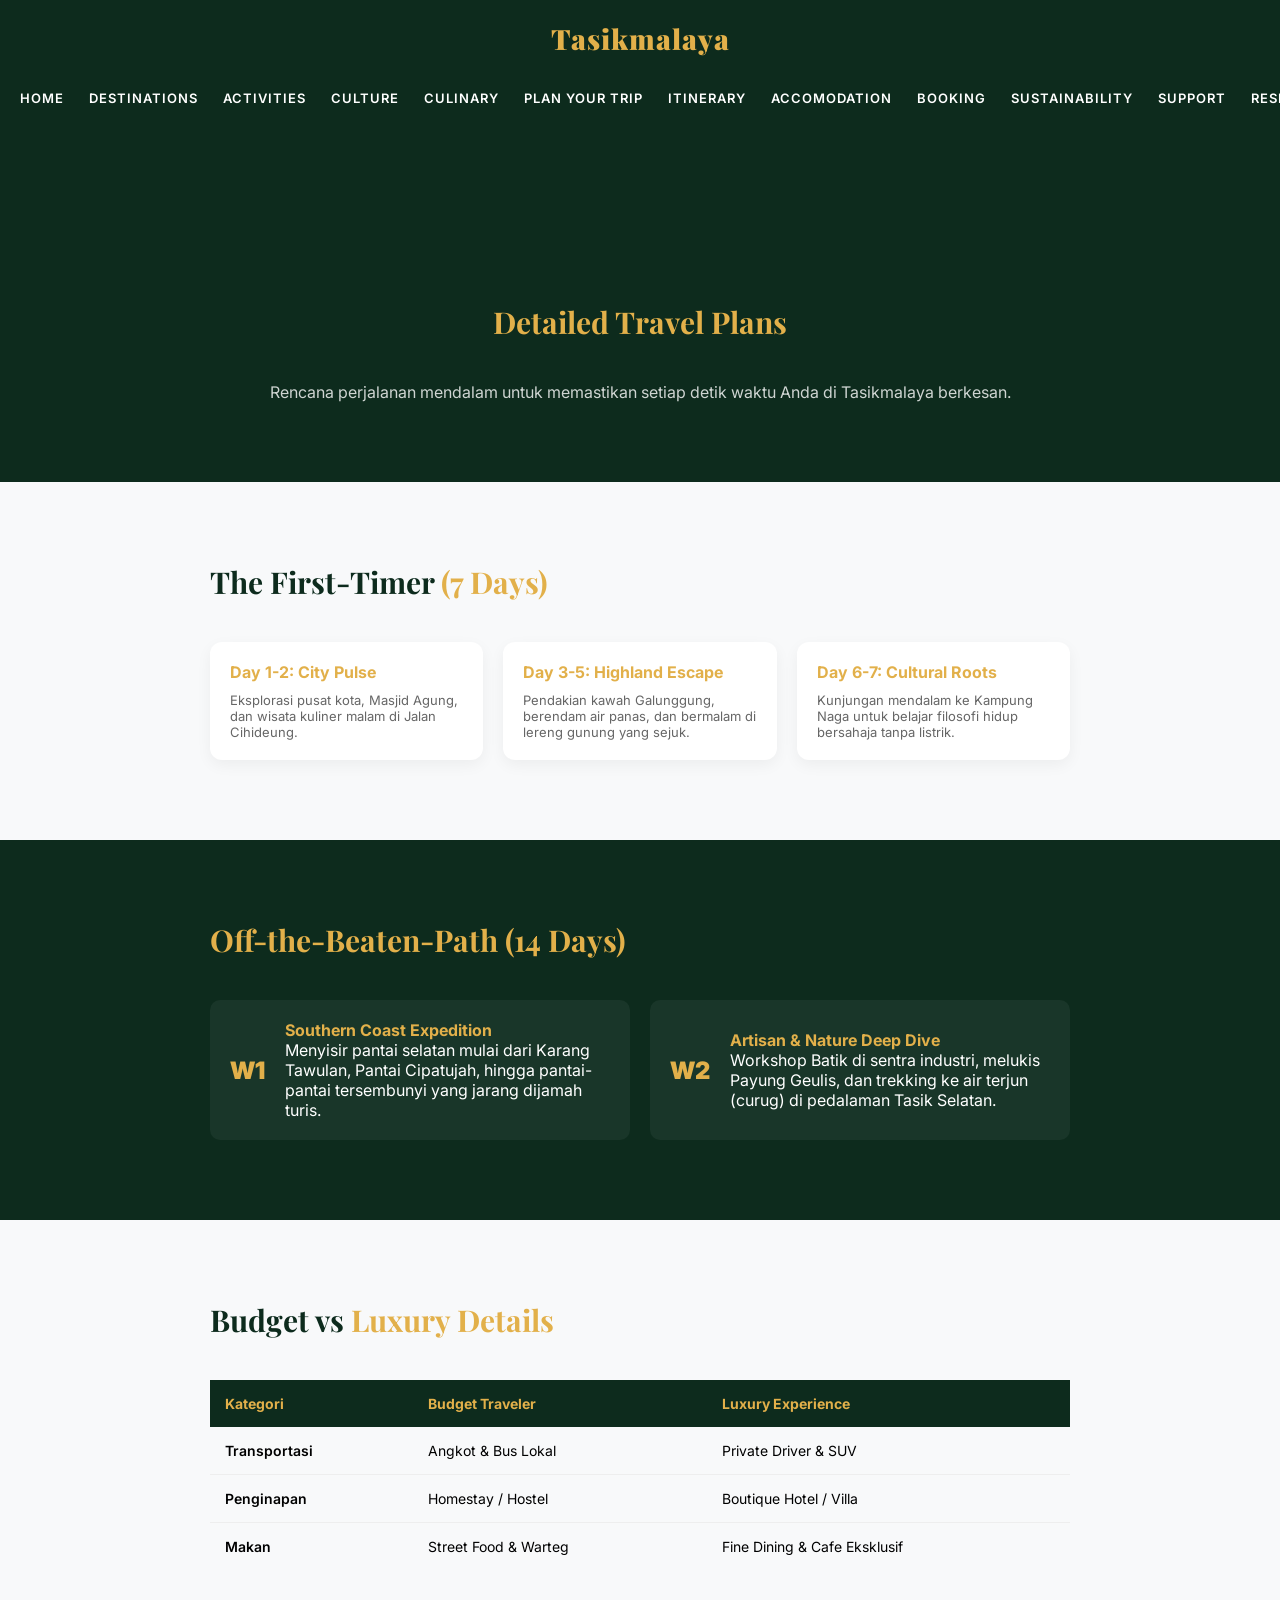
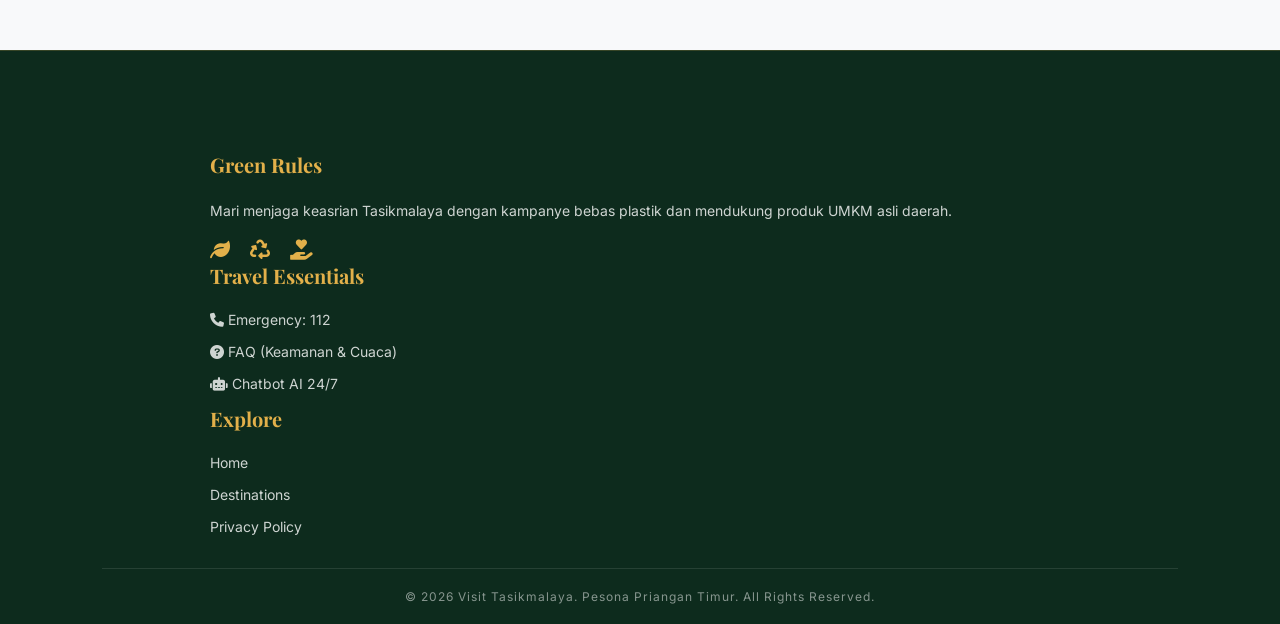
<file: itinerary.html>
<!DOCTYPE html>
<html lang="id">
<head>
    <meta charset="UTF-8">
    <meta name="viewport" content="width=device-width, initial-scale=1.0">
    <title>Detailed Itinerary | Explore Tasikmalaya</title>
    <link href="https://fonts.googleapis.com/css2?family=Playfair+Display:wght@700;900&family=Inter:wght@300;400;600&display=swap" rel="stylesheet">
    <link rel="stylesheet" href="https://cdnjs.cloudflare.com/ajax/libs/font-awesome/6.0.0/css/all.min.css">
    <link rel="stylesheet" href="style.css">
</head>
<body>

    <nav class="navbar">
        <div class="logo">Tasikmalaya</div>
        <ul class="nav-links">
            <li><a href="index.html">Home</a></li>
            <li><a href="destination.html">Destinations</a></li>
             <li><a href="activity.html">Activities</a></li>
            <li><a href="culture.html">Culture</a></li>
            <li><a href="culinary.html">Culinary</a></li>
            <li><a href="plan.html">Plan Your Trip</a></li>
            <li><a href="itinerary.html">Itinerary</a></li>
            <li><a href="accomodation.html">Accomodation</a></li>
            <li><a href="booking.html">Booking</a></li>
            <li><a href="sustainability.html">Sustainability</a></li>
            <li><a href="support.html">Support</a></li>
            <li><a href="responsible.html">Responsible</a></li>
            <li><a href="privacy.html">Privacy Policy</a></li>
        </ul>
    </nav>

    <header class="section bg-dark" style="padding-top: 150px; text-align: center;">
        <div class="container">
            <h1 class="section-title gold">Detailed <span>Travel Plans</span></h1>
            <p style="color: #fff; max-width: 800px; margin: 0 auto; opacity: 0.8;">
                Rencana perjalanan mendalam untuk memastikan setiap detik waktu Anda di Tasikmalaya berkesan.
            </p>
        </div>
    </header>

    <section class="section">
        <div class="container">
            <h2 class="section-title">The First-Timer <span>(7 Days)</span></h2>
            <div class="grid-dest">
                <div class="card">
                    <div class="card-body">
                        <h4 style="color: var(--gold); margin-bottom: 10px;">Day 1-2: City Pulse</h4>
                        <p style="font-size: 13px;">Eksplorasi pusat kota, Masjid Agung, dan wisata kuliner malam di Jalan Cihideung.</p>
                    </div>
                </div>
                <div class="card">
                    <div class="card-body">
                        <h4 style="color: var(--gold); margin-bottom: 10px;">Day 3-5: Highland Escape</h4>
                        <p style="font-size: 13px;">Pendakian kawah Galunggung, berendam air panas, dan bermalam di lereng gunung yang sejuk.</p>
                    </div>
                </div>
                <div class="card">
                    <div class="card-body">
                        <h4 style="color: var(--gold); margin-bottom: 10px;">Day 6-7: Cultural Roots</h4>
                        <p style="font-size: 13px;">Kunjungan mendalam ke Kampung Naga untuk belajar filosofi hidup bersahaja tanpa listrik.</p>
                    </div>
                </div>
            </div>
        </div>
    </section>

    <section class="section bg-dark">
        <div class="container">
            <h2 class="section-title gold">Off-the-Beaten-Path <span>(14 Days)</span></h2>
            <div class="event-row">
                <div class="event-box">
                    <div class="date">W1</div>
                    <div class="txt">
                        <h4 style="color: var(--gold);">Southern Coast Expedition</h4>
                        <p>Menyisir pantai selatan mulai dari Karang Tawulan, Pantai Cipatujah, hingga pantai-pantai tersembunyi yang jarang dijamah turis.</p>
                    </div>
                </div>
                <div class="event-box">
                    <div class="date">W2</div>
                    <div class="txt">
                        <h4 style="color: var(--gold);">Artisan & Nature Deep Dive</h4>
                        <p>Workshop Batik di sentra industri, melukis Payung Geulis, dan trekking ke air terjun (curug) di pedalaman Tasik Selatan.</p>
                    </div>
                </div>
            </div>
        </div>
    </section>

    <section class="section">
        <div class="container">
            <h2 class="section-title">Budget vs <span>Luxury Details</span></h2>
            <table style="width: 100%; border-collapse: collapse; margin-top: 20px; font-size: 14px;">
                <tr style="background: var(--deep-green); color: var(--gold); text-align: left;">
                    <th style="padding: 15px;">Kategori</th>
                    <th style="padding: 15px;">Budget Traveler</th>
                    <th style="padding: 15px;">Luxury Experience</th>
                </tr>
                <tr style="border-bottom: 1px solid #eee;">
                    <td style="padding: 15px; font-weight: 600;">Transportasi</td>
                    <td style="padding: 15px;">Angkot & Bus Lokal</td>
                    <td style="padding: 15px;">Private Driver & SUV</td>
                </tr>
                <tr style="border-bottom: 1px solid #eee;">
                    <td style="padding: 15px; font-weight: 600;">Penginapan</td>
                    <td style="padding: 15px;">Homestay / Hostel</td>
                    <td style="padding: 15px;">Boutique Hotel / Villa</td>
                </tr>
                <tr>
                    <td style="padding: 15px; font-weight: 600;">Makan</td>
                    <td style="padding: 15px;">Street Food & Warteg</td>
                    <td style="padding: 15px;">Fine Dining & Cafe Eksklusif</td>
                </tr>
            </table>
        </div>
    </section>

    <footer class="footer">
        <div class="container footer-grid">
            <div class="footer-section">
                <h3>Green Rules</h3>
                <p>Mari menjaga keasrian Tasikmalaya dengan kampanye bebas plastik dan mendukung produk UMKM asli daerah.</p>
                <div class="support-icons">
                    <i class="fas fa-leaf"></i>
                    <i class="fas fa-recycle"></i>
                    <i class="fas fa-hand-holding-heart"></i>
                </div>
            </div>

            <div class="footer-section">
                <h3>Travel Essentials</h3>
                <ul class="footer-links">
                    <li><a href="#"><i class="fas fa-phone"></i> Emergency: 112</a></li>
                    <li><a href="#"><i class="fas fa-question-circle"></i> FAQ (Keamanan & Cuaca)</a></li>
                    <li><a href="#"><i class="fas fa-robot"></i> Chatbot AI 24/7</a></li>
                </ul>
            </div>

            <div class="footer-section">
                <h3>Explore</h3>
                <ul class="footer-links">
                    <li><a href="#home">Home</a></li>
                    <li><a href="#destinations">Destinations</a></li>
                    <li><a href="#">Privacy Policy</a></li>
                </ul>
            </div>
        </div>

        <div class="footer-bottom">
            <p>&copy; 2026 Visit Tasikmalaya. Pesona Priangan Timur. All Rights Reserved.</p>
        </div>
    </footer>

</body>
</html>
</file>
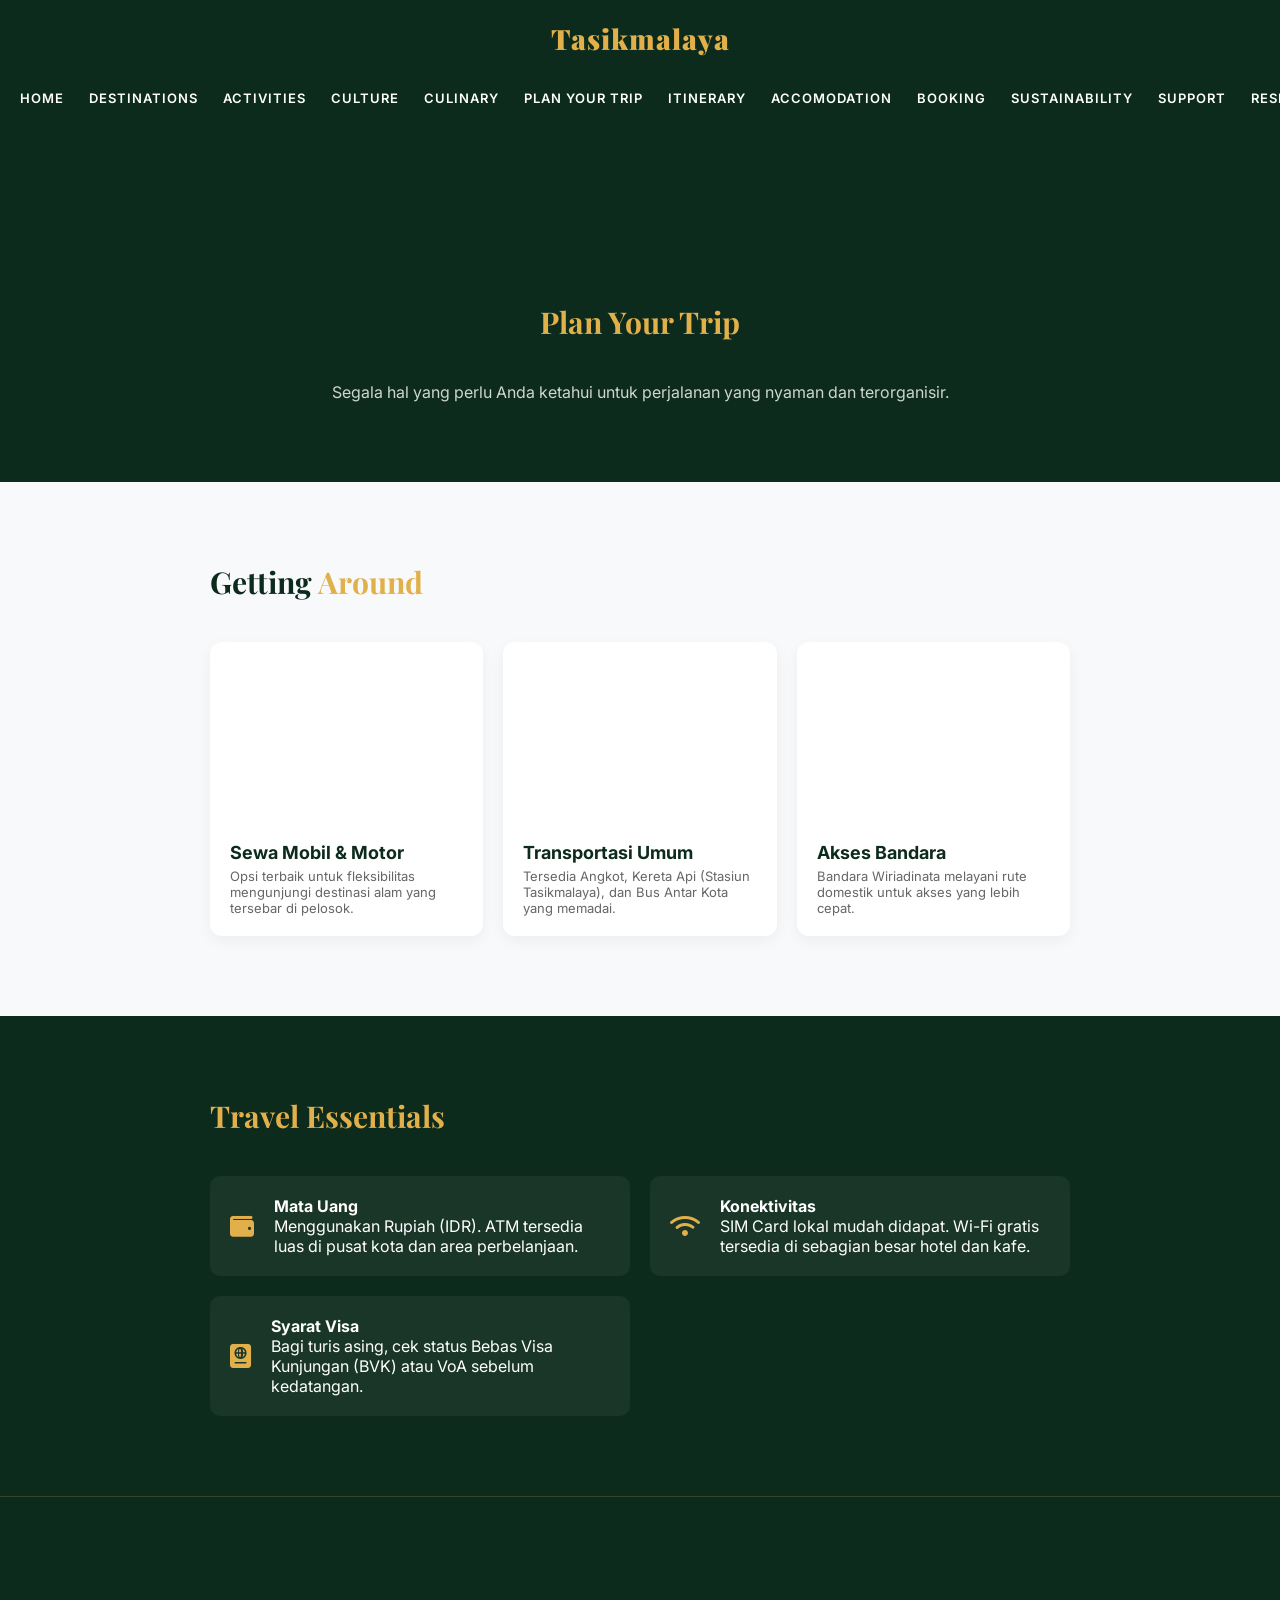
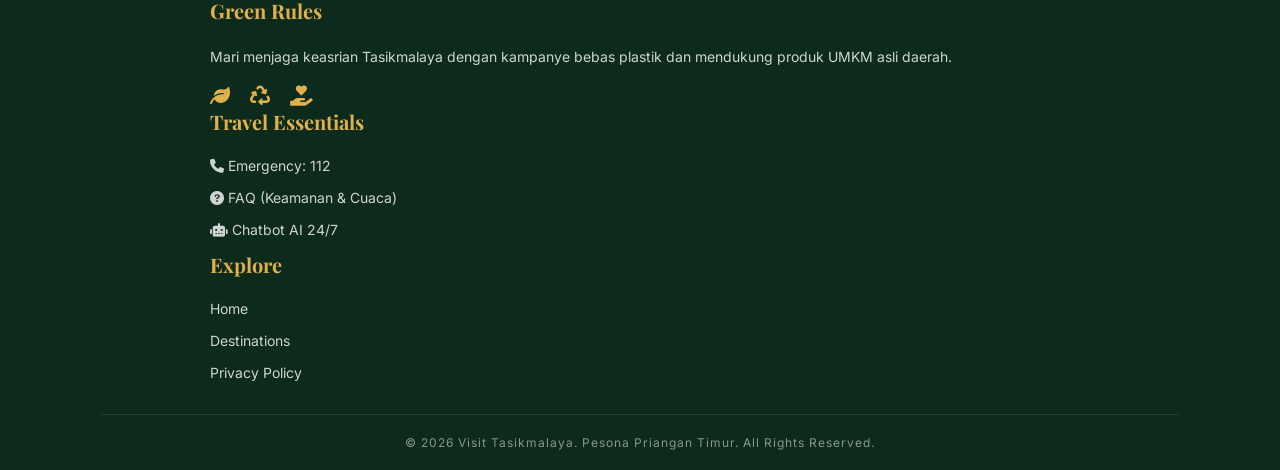
<file: plan.html>
<!DOCTYPE html>
<html lang="id">
<head>
    <meta charset="UTF-8">
    <meta name="viewport" content="width=device-width, initial-scale=1.0">
    <title>Plan Your Trip | Explore Tasikmalaya</title>
    <link href="https://fonts.googleapis.com/css2?family=Playfair+Display:wght@700;900&family=Inter:wght@300;400;600&display=swap" rel="stylesheet">
    <link rel="stylesheet" href="https://cdnjs.cloudflare.com/ajax/libs/font-awesome/6.0.0/css/all.min.css">
    <link rel="stylesheet" href="style.css">
</head>
<body>

    <nav class="navbar">
        <div class="logo">Tasikmalaya</div>
        <ul class="nav-links">
            <li><a href="index.html">Home</a></li>
            <li><a href="destination.html">Destinations</a></li>
             <li><a href="activity.html">Activities</a></li>
            <li><a href="culture.html">Culture</a></li>
            <li><a href="culinary.html">Culinary</a></li>
            <li><a href="plan.html">Plan Your Trip</a></li>
            <li><a href="itinerary.html">Itinerary</a></li>
            <li><a href="accomodation.html">Accomodation</a></li>
            <li><a href="booking.html">Booking</a></li>
            <li><a href="sustainability.html">Sustainability</a></li>
            <li><a href="support.html">Support</a></li>
            <li><a href="responsible.html">Responsible</a></li>
            <li><a href="privacy.html">Privacy Policy</a></li>
        </ul>
    </nav>

    <header class="section bg-dark" style="padding-top: 150px; text-align: center;">
        <div class="container">
            <h1 class="section-title gold">Plan <span>Your Trip</span></h1>
            <p style="color: #fff; max-width: 700px; margin: 0 auto; opacity: 0.8;">
                Segala hal yang perlu Anda ketahui untuk perjalanan yang nyaman dan terorganisir.
            </p>
        </div>
    </header>

    <section class="section">
        <div class="container">
            <h2 class="section-title">Getting <span>Around</span></h2>
            <div class="grid-dest">
                <div class="card">
                    <div class="card-img" style="background-image: url('https://akcdn.detik.net.id/community/media/visual/2020/07/09/ilustrasi-motor-dan-mobil-baru_169.png?w=600&q=90');"></div>
                    <div class="card-body">
                        <h3>Sewa Mobil & Motor</h3>
                        <p>Opsi terbaik untuk fleksibilitas mengunjungi destinasi alam yang tersebar di pelosok.</p>
                    </div>
                </div>
                <div class="card">
                    <div class="card-img" style="background-image: url('https://www.radarbandung.id/wp-content/uploads/2026/01/IMG-20260113127.jpg');"></div>
                    <div class="card-body">
                        <h3>Transportasi Umum</h3>
                        <p>Tersedia Angkot, Kereta Api (Stasiun Tasikmalaya), dan Bus Antar Kota yang memadai.</p>
                    </div>
                </div>
                <div class="card">
                    <div class="card-img" style="background-image: url('https://assets.radartasik.id/main/2024/09/Bandara-Wiriadinata-1-768x432.webp');"></div>
                    <div class="card-body">
                        <h3>Akses Bandara</h3>
                        <p>Bandara Wiriadinata melayani rute domestik untuk akses yang lebih cepat.</p>
                    </div>
                </div>
            </div>
        </div>
    </section>

    <section class="section bg-dark">
        <div class="container">
            <h2 class="section-title gold">Travel <span>Essentials</span></h2>
            <div class="event-row">
                <div class="event-box">
                    <div class="date"><i class="fas fa-wallet"></i></div>
                    <div class="txt">
                        <h4>Mata Uang</h4>
                        <p>Menggunakan Rupiah (IDR). ATM tersedia luas di pusat kota dan area perbelanjaan.</p>
                    </div>
                </div>
                <div class="event-box">
                    <div class="date"><i class="fas fa-wifi"></i></div>
                    <div class="txt">
                        <h4>Konektivitas</h4>
                        <p>SIM Card lokal mudah didapat. Wi-Fi gratis tersedia di sebagian besar hotel dan kafe.</p>
                    </div>
                </div>
                <div class="event-box">
                    <div class="date"><i class="fas fa-passport"></i></div>
                    <div class="txt">
                        <h4>Syarat Visa</h4>
                        <p>Bagi turis asing, cek status Bebas Visa Kunjungan (BVK) atau VoA sebelum kedatangan.</p>
                    </div>
                </div>
            </div>
        </div>
    </section>

    <footer class="footer">
        <div class="container footer-grid">
            <div class="footer-section">
                <h3>Green Rules</h3>
                <p>Mari menjaga keasrian Tasikmalaya dengan kampanye bebas plastik dan mendukung produk UMKM asli daerah.</p>
                <div class="support-icons">
                    <i class="fas fa-leaf"></i>
                    <i class="fas fa-recycle"></i>
                    <i class="fas fa-hand-holding-heart"></i>
                </div>
            </div>

            <div class="footer-section">
                <h3>Travel Essentials</h3>
                <ul class="footer-links">
                    <li><a href="#"><i class="fas fa-phone"></i> Emergency: 112</a></li>
                    <li><a href="#"><i class="fas fa-question-circle"></i> FAQ (Keamanan & Cuaca)</a></li>
                    <li><a href="#"><i class="fas fa-robot"></i> Chatbot AI 24/7</a></li>
                </ul>
            </div>

            <div class="footer-section">
                <h3>Explore</h3>
                <ul class="footer-links">
                    <li><a href="#home">Home</a></li>
                    <li><a href="#destinations">Destinations</a></li>
                    <li><a href="#">Privacy Policy</a></li>
                </ul>
            </div>
        </div>

        <div class="footer-bottom">
            <p>&copy; 2026 Visit Tasikmalaya. Pesona Priangan Timur. All Rights Reserved.</p>
        </div>
    </footer>

</body>
</html>
</file>
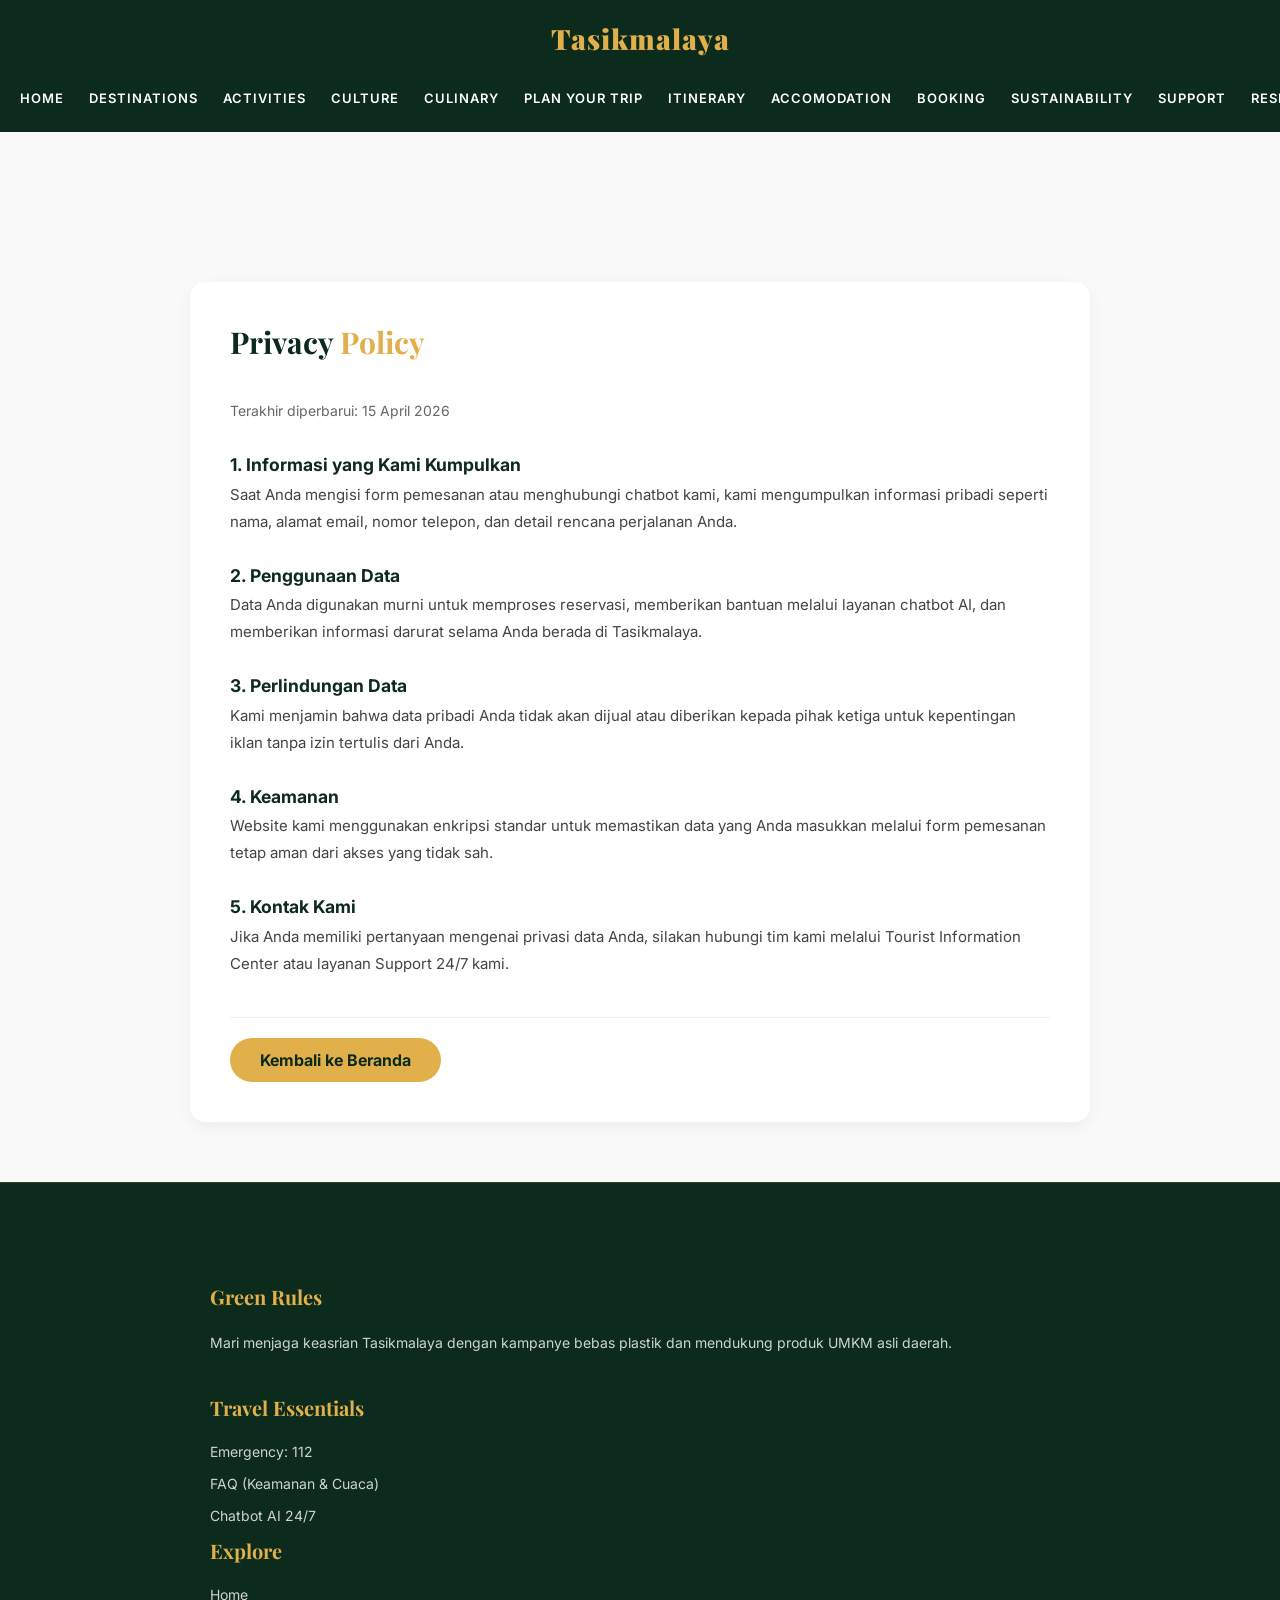
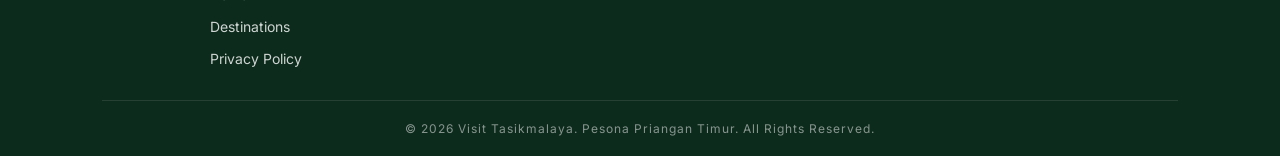
<file: privacy.html>
<!DOCTYPE html>
<html lang="id">
<head>
    <meta charset="UTF-8">
    <meta name="viewport" content="width=device-width, initial-scale=1.0">
    <title>Privacy Policy | Explore Tasikmalaya</title>
    <link href="https://fonts.googleapis.com/css2?family=Playfair+Display:wght@700;900&family=Inter:wght@300;400;600&display=swap" rel="stylesheet">
    <link rel="stylesheet" href="style.css">
</head>
<body style="background-color: #f9f9f9;">

    <nav class="navbar">
        <div class="logo">Tasikmalaya</div>
        <ul class="nav-links">
            <li><a href="index.html">Home</a></li>
            <li><a href="destination.html">Destinations</a></li>
             <li><a href="activity.html">Activities</a></li>
            <li><a href="culture.html">Culture</a></li>
            <li><a href="culinary.html">Culinary</a></li>
            <li><a href="plan.html">Plan Your Trip</a></li>
            <li><a href="itinerary.html">Itinerary</a></li>
            <li><a href="accomodation.html">Accomodation</a></li>
            <li><a href="booking.html">Booking</a></li>
            <li><a href="sustainability.html">Sustainability</a></li>
            <li><a href="support.html">Support</a></li>
            <li><a href="responsible.html">Responsible</a></li>
            <li><a href="privacy.html">Privacy Policy</a></li>
        </ul>
    </nav>

    <section class="section" style="padding-top: 150px;">
        <div class="container" style="max-width: 800px; background: #fff; padding: 40px; border-radius: 15px; box-shadow: 0 5px 15px rgba(0,0,0,0.05);">
            <h1 class="section-title" style="text-align: left;">Privacy <span>Policy</span></h1>
            <p style="font-size: 14px; color: #666; margin-bottom: 30px;">Terakhir diperbarui: 15 April 2026</p>

            <div style="line-height: 1.8; color: #444; font-size: 15px;">
                <h3 style="color: var(--deep-green); margin-top: 25px;">1. Informasi yang Kami Kumpulkan</h3>
                <p>Saat Anda mengisi form pemesanan atau menghubungi chatbot kami, kami mengumpulkan informasi pribadi seperti nama, alamat email, nomor telepon, dan detail rencana perjalanan Anda.</p>

                <h3 style="color: var(--deep-green); margin-top: 25px;">2. Penggunaan Data</h3>
                <p>Data Anda digunakan murni untuk memproses reservasi, memberikan bantuan melalui layanan chatbot AI, dan memberikan informasi darurat selama Anda berada di Tasikmalaya.</p>

                <h3 style="color: var(--deep-green); margin-top: 25px;">3. Perlindungan Data</h3>
                <p>Kami menjamin bahwa data pribadi Anda tidak akan dijual atau diberikan kepada pihak ketiga untuk kepentingan iklan tanpa izin tertulis dari Anda.</p>

                <h3 style="color: var(--deep-green); margin-top: 25px;">4. Keamanan</h3>
                <p>Website kami menggunakan enkripsi standar untuk memastikan data yang Anda masukkan melalui form pemesanan tetap aman dari akses yang tidak sah.</p>

                <h3 style="color: var(--deep-green); margin-top: 25px;">5. Kontak Kami</h3>
                <p>Jika Anda memiliki pertanyaan mengenai privasi data Anda, silakan hubungi tim kami melalui Tourist Information Center atau layanan Support 24/7 kami.</p>
            </div>

            <div style="margin-top: 40px; border-top: 1px solid #eee; padding-top: 20px;">
                <a href="index.html" class="btn-search" style="display: inline-block; text-decoration: none; text-align: center;">Kembali ke Beranda</a>
            </div>
        </div>
    </section>

    <footer class="footer">
        <div class="container footer-grid">
            <div class="footer-section">
                <h3>Green Rules</h3>
                <p>Mari menjaga keasrian Tasikmalaya dengan kampanye bebas plastik dan mendukung produk UMKM asli daerah.</p>
                <div class="support-icons">
                    <i class="fas fa-leaf"></i>
                    <i class="fas fa-recycle"></i>
                    <i class="fas fa-hand-holding-heart"></i>
                </div>
            </div>

            <div class="footer-section">
                <h3>Travel Essentials</h3>
                <ul class="footer-links">
                    <li><a href="#"><i class="fas fa-phone"></i> Emergency: 112</a></li>
                    <li><a href="#"><i class="fas fa-question-circle"></i> FAQ (Keamanan & Cuaca)</a></li>
                    <li><a href="#"><i class="fas fa-robot"></i> Chatbot AI 24/7</a></li>
                </ul>
            </div>

            <div class="footer-section">
                <h3>Explore</h3>
                <ul class="footer-links">
                    <li><a href="#home">Home</a></li>
                    <li><a href="#destinations">Destinations</a></li>
                    <li><a href="#">Privacy Policy</a></li>
                </ul>
            </div>
        </div>

        <div class="footer-bottom">
            <p>&copy; 2026 Visit Tasikmalaya. Pesona Priangan Timur. All Rights Reserved.</p>
        </div>
    </footer>

</body>
</html>
</file>
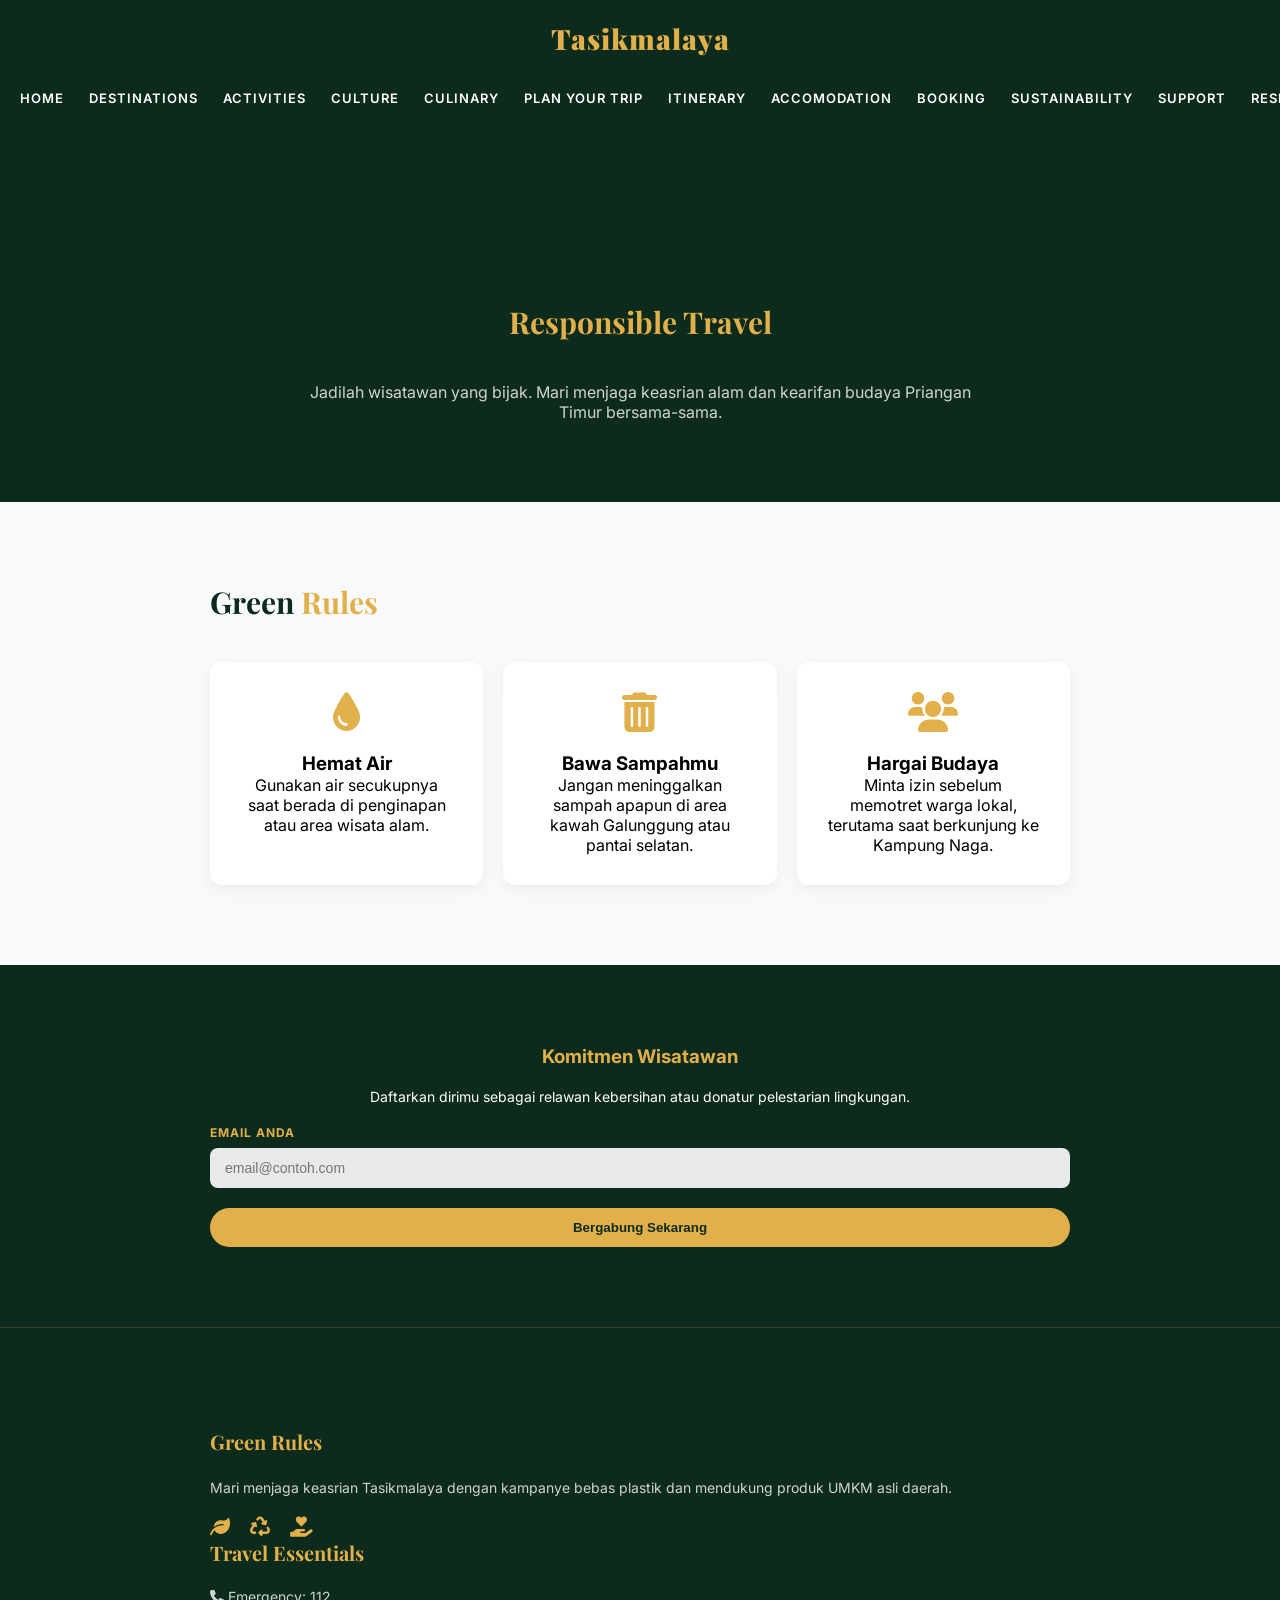
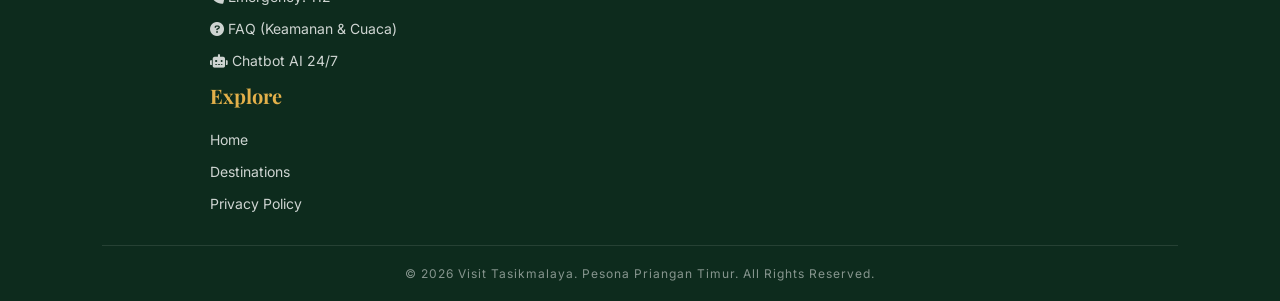
<file: responsible.html>
<!DOCTYPE html>
<html lang="id">
<head>
    <meta charset="UTF-8">
    <meta name="viewport" content="width=device-width, initial-scale=1.0">
    <title>Responsible Travel | Explore Tasikmalaya</title>
    <link href="https://fonts.googleapis.com/css2?family=Playfair+Display:wght@700;900&family=Inter:wght@300;400;600&display=swap" rel="stylesheet">
    <link rel="stylesheet" href="https://cdnjs.cloudflare.com/ajax/libs/font-awesome/6.0.0/css/all.min.css">
    <link rel="stylesheet" href="style.css">
</head>
<body>

    <nav class="navbar">
        <div class="logo">Tasikmalaya</div>
        <ul class="nav-links">
            <li><a href="index.html">Home</a></li>
            <li><a href="destination.html">Destinations</a></li>
             <li><a href="activity.html">Activities</a></li>
            <li><a href="culture.html">Culture</a></li>
            <li><a href="culinary.html">Culinary</a></li>
            <li><a href="plan.html">Plan Your Trip</a></li>
            <li><a href="itinerary.html">Itinerary</a></li>
            <li><a href="accomodation.html">Accomodation</a></li>
            <li><a href="booking.html">Booking</a></li>
            <li><a href="sustainability.html">Sustainability</a></li>
            <li><a href="support.html">Support</a></li>
            <li><a href="responsible.html">Responsible</a></li>
            <li><a href="privacy.html">Privacy Policy</a></li>
        </ul>
    </nav>

    <header class="section bg-dark" style="padding-top: 150px; text-align: center;">
        <div class="container">
            <h1 class="section-title gold">Responsible <span>Travel</span></h1>
            <p style="color: #fff; max-width: 700px; margin: 0 auto; opacity: 0.8;">
                Jadilah wisatawan yang bijak. Mari menjaga keasrian alam dan kearifan budaya Priangan Timur bersama-sama.
            </p>
        </div>
    </header>

    <section class="section">
        <div class="container">
            <h2 class="section-title">Green <span>Rules</span></h2>
            <div class="grid-dest">
                <div class="card" style="text-align: center; padding: 30px;">
                    <i class="fas fa-tint" style="font-size: 2.5rem; color: var(--gold); margin-bottom: 20px;"></i>
                    <h3>Hemat Air</h3>
                    <p>Gunakan air secukupnya saat berada di penginapan atau area wisata alam.</p>
                </div>
                <div class="card" style="text-align: center; padding: 30px;">
                    <i class="fas fa-trash-alt" style="font-size: 2.5rem; color: var(--gold); margin-bottom: 20px;"></i>
                    <h3>Bawa Sampahmu</h3>
                    <p>Jangan meninggalkan sampah apapun di area kawah Galunggung atau pantai selatan.</p>
                </div>
                <div class="card" style="text-align: center; padding: 30px;">
                    <i class="fas fa-users" style="font-size: 2.5rem; color: var(--gold); margin-bottom: 20px;"></i>
                    <h3>Hargai Budaya</h3>
                    <p>Minta izin sebelum memotret warga lokal, terutama saat berkunjung ke Kampung Naga.</p>
                </div>
            </div>
        </div>
    </section>

    <section class="section bg-dark">
        <div class="container">
            <div class="booking-form-container">
                <h3 style="color: var(--gold); text-align: center; margin-bottom: 20px;">Komitmen Wisatawan</h3>
                <p style="color: #fff; text-align: center; font-size: 14px; margin-bottom: 20px;">
                    Daftarkan dirimu sebagai relawan kebersihan atau donatur pelestarian lingkungan.
                </p>
                <form class="booking-form">
                    <div class="form-group">
                        <label>Email Anda</label>
                        <input type="email" placeholder="email@contoh.com">
                    </div>
                    <button type="submit" class="btn-search" style="width: 100%;">Bergabung Sekarang</button>
                </form>
            </div>
        </div>
    </section>

    <footer class="footer">
        <div class="container footer-grid">
            <div class="footer-section">
                <h3>Green Rules</h3>
                <p>Mari menjaga keasrian Tasikmalaya dengan kampanye bebas plastik dan mendukung produk UMKM asli daerah.</p>
                <div class="support-icons">
                    <i class="fas fa-leaf"></i>
                    <i class="fas fa-recycle"></i>
                    <i class="fas fa-hand-holding-heart"></i>
                </div>
            </div>

            <div class="footer-section">
                <h3>Travel Essentials</h3>
                <ul class="footer-links">
                    <li><a href="#"><i class="fas fa-phone"></i> Emergency: 112</a></li>
                    <li><a href="#"><i class="fas fa-question-circle"></i> FAQ (Keamanan & Cuaca)</a></li>
                    <li><a href="#"><i class="fas fa-robot"></i> Chatbot AI 24/7</a></li>
                </ul>
            </div>

            <div class="footer-section">
                <h3>Explore</h3>
                <ul class="footer-links">
                    <li><a href="#home">Home</a></li>
                    <li><a href="#destinations">Destinations</a></li>
                    <li><a href="#">Privacy Policy</a></li>
                </ul>
            </div>
        </div>

        <div class="footer-bottom">
            <p>&copy; 2026 Visit Tasikmalaya. Pesona Priangan Timur. All Rights Reserved.</p>
        </div>
    </footer>

</body>
</html>
</file>
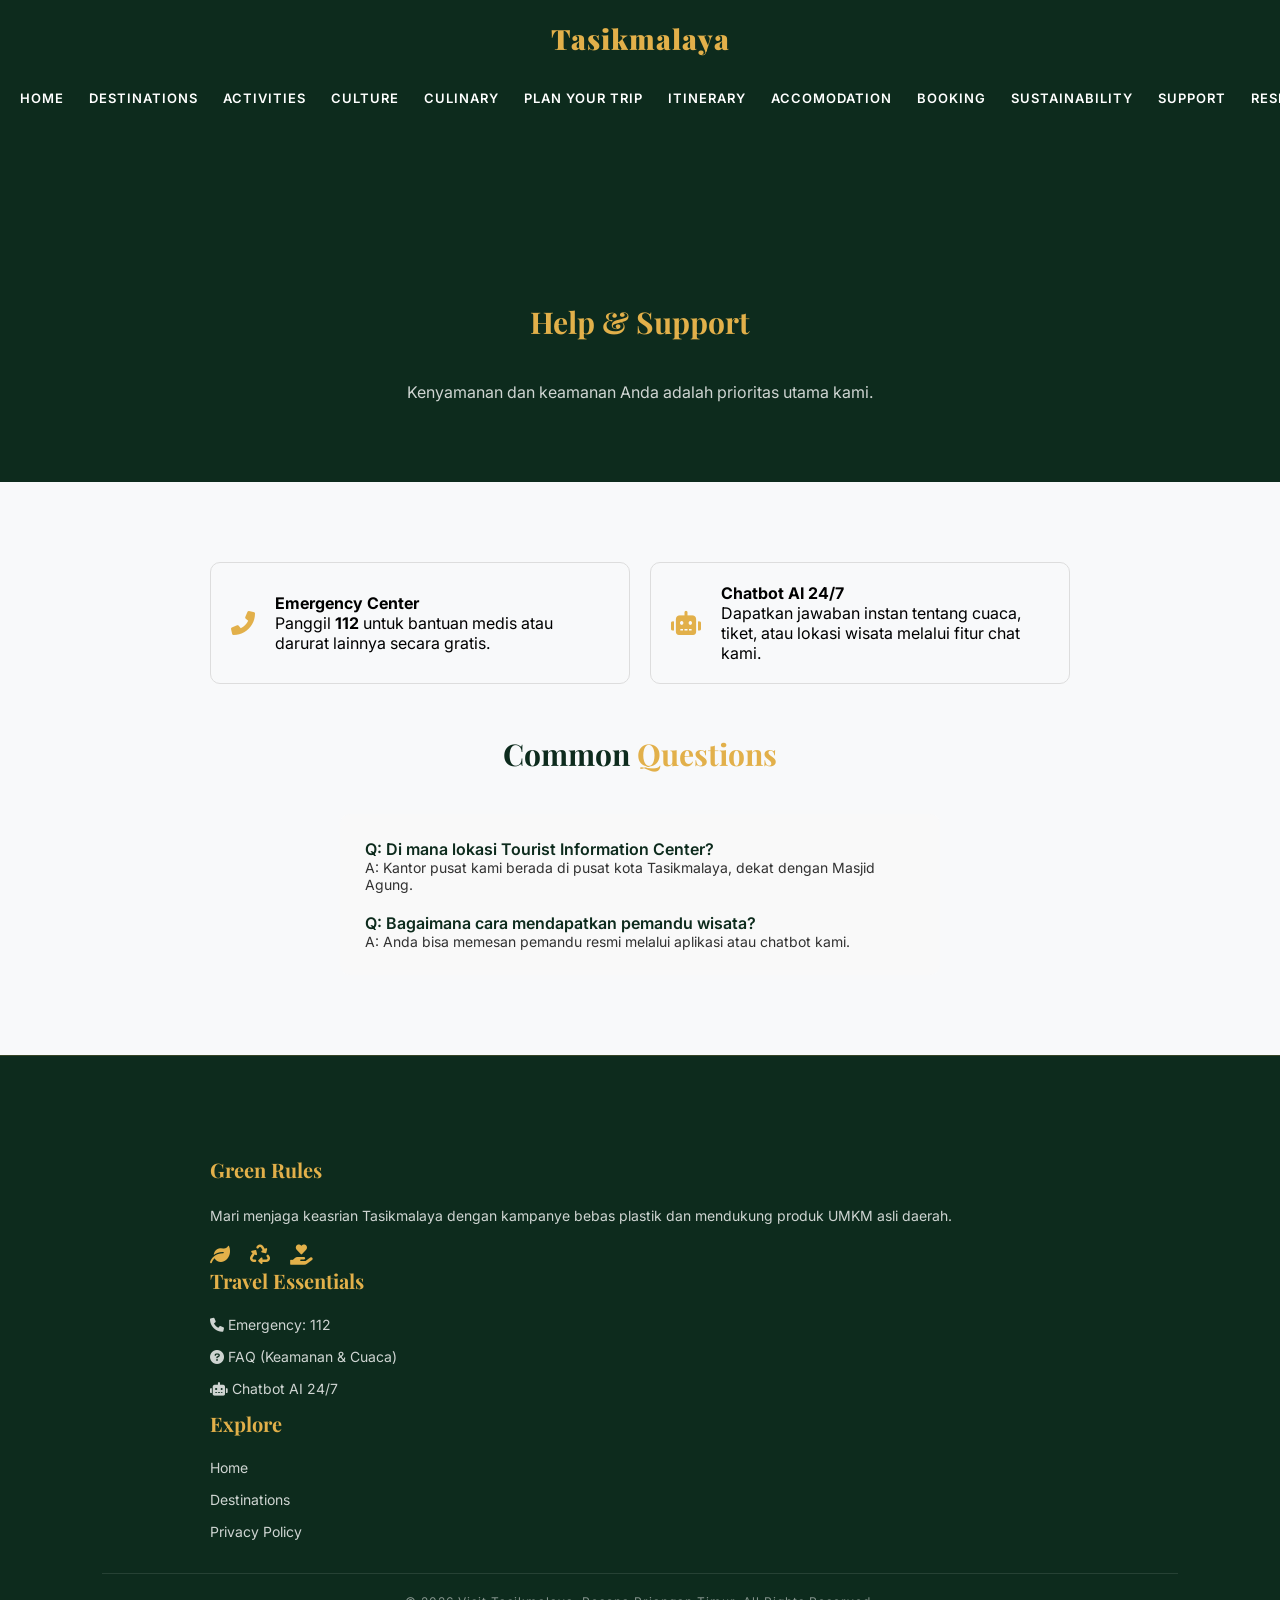
<file: support.html>
<!DOCTYPE html>
<html lang="id">
<head>
    <meta charset="UTF-8">
    <meta name="viewport" content="width=device-width, initial-scale=1.0">
    <title>Help Center | Explore Tasikmalaya</title>
    <link href="https://fonts.googleapis.com/css2?family=Playfair+Display:wght@700;900&family=Inter:wght@300;400;600&display=swap" rel="stylesheet">
    <link rel="stylesheet" href="https://cdnjs.cloudflare.com/ajax/libs/font-awesome/6.0.0/css/all.min.css">
    <link rel="stylesheet" href="style.css">
</head>
<body>

    <nav class="navbar">
        <div class="logo">Tasikmalaya</div>
        <ul class="nav-links">
            <li><a href="index.html">Home</a></li>
            <li><a href="destination.html">Destinations</a></li>
             <li><a href="activity.html">Activities</a></li>
            <li><a href="culture.html">Culture</a></li>
            <li><a href="culinary.html">Culinary</a></li>
            <li><a href="plan.html">Plan Your Trip</a></li>
            <li><a href="itinerary.html">Itinerary</a></li>
            <li><a href="accomodation.html">Accomodation</a></li>
            <li><a href="booking.html">Booking</a></li>
            <li><a href="sustainability.html">Sustainability</a></li>
            <li><a href="support.html">Support</a></li>
            <li><a href="responsible.html">Responsible</a></li>
            <li><a href="privacy.html">Privacy Policy</a></li>
        </ul>
    </nav>

    <header class="section bg-dark" style="padding-top: 150px; text-align: center;">
        <div class="container">
            <h1 class="section-title gold">Help <span>& Support</span></h1>
            <p style="color: #fff; max-width: 700px; margin: 0 auto; opacity: 0.8;">
                Kenyamanan dan keamanan Anda adalah prioritas utama kami.
            </p>
        </div>
    </header>

    <section class="section">
        <div class="container">
            <div class="event-row">
                <div class="event-box" style="border: 1px solid #ddd;">
                    <div class="date"><i class="fas fa-phone-alt"></i></div>
                    <div class="txt">
                        <h4>Emergency Center</h4>
                        <p>Panggil <strong>112</strong> untuk bantuan medis atau darurat lainnya secara gratis.</p>
                    </div>
                </div>
                <div class="event-box" style="border: 1px solid #ddd;">
                    <div class="date"><i class="fas fa-robot"></i></div>
                    <div class="txt">
                        <h4>Chatbot AI 24/7</h4>
                        <p>Dapatkan jawaban instan tentang cuaca, tiket, atau lokasi wisata melalui fitur chat kami.</p>
                    </div>
                </div>
            </div>

            <div style="margin-top: 50px; text-align: center;">
                <h2 class="section-title">Common <span>Questions</span></h2>
                <div style="max-width: 600px; margin: 0 auto; text-align: left; background: #f9f9f9; padding: 25px; border-radius: 10px;">
                    <p style="font-weight: 600; color: var(--deep-green);">Q: Di mana lokasi Tourist Information Center?</p>
                    <p style="margin-bottom: 20px; font-size: 14px; opacity: 0.8;">A: Kantor pusat kami berada di pusat kota Tasikmalaya, dekat dengan Masjid Agung.</p>
                    
                    <p style="font-weight: 600; color: var(--deep-green);">Q: Bagaimana cara mendapatkan pemandu wisata?</p>
                    <p style="font-size: 14px; opacity: 0.8;">A: Anda bisa memesan pemandu resmi melalui aplikasi atau chatbot kami.</p>
                </div>
            </div>
        </div>
    </section>

    <footer class="footer">
        <div class="container footer-grid">
            <div class="footer-section">
                <h3>Green Rules</h3>
                <p>Mari menjaga keasrian Tasikmalaya dengan kampanye bebas plastik dan mendukung produk UMKM asli daerah.</p>
                <div class="support-icons">
                    <i class="fas fa-leaf"></i>
                    <i class="fas fa-recycle"></i>
                    <i class="fas fa-hand-holding-heart"></i>
                </div>
            </div>

            <div class="footer-section">
                <h3>Travel Essentials</h3>
                <ul class="footer-links">
                    <li><a href="#"><i class="fas fa-phone"></i> Emergency: 112</a></li>
                    <li><a href="#"><i class="fas fa-question-circle"></i> FAQ (Keamanan & Cuaca)</a></li>
                    <li><a href="#"><i class="fas fa-robot"></i> Chatbot AI 24/7</a></li>
                </ul>
            </div>

            <div class="footer-section">
                <h3>Explore</h3>
                <ul class="footer-links">
                    <li><a href="#home">Home</a></li>
                    <li><a href="#destinations">Destinations</a></li>
                    <li><a href="#">Privacy Policy</a></li>
                </ul>
            </div>
        </div>

        <div class="footer-bottom">
            <p>&copy; 2026 Visit Tasikmalaya. Pesona Priangan Timur. All Rights Reserved.</p>
        </div>
    </footer>

</body>
</html>
</file>
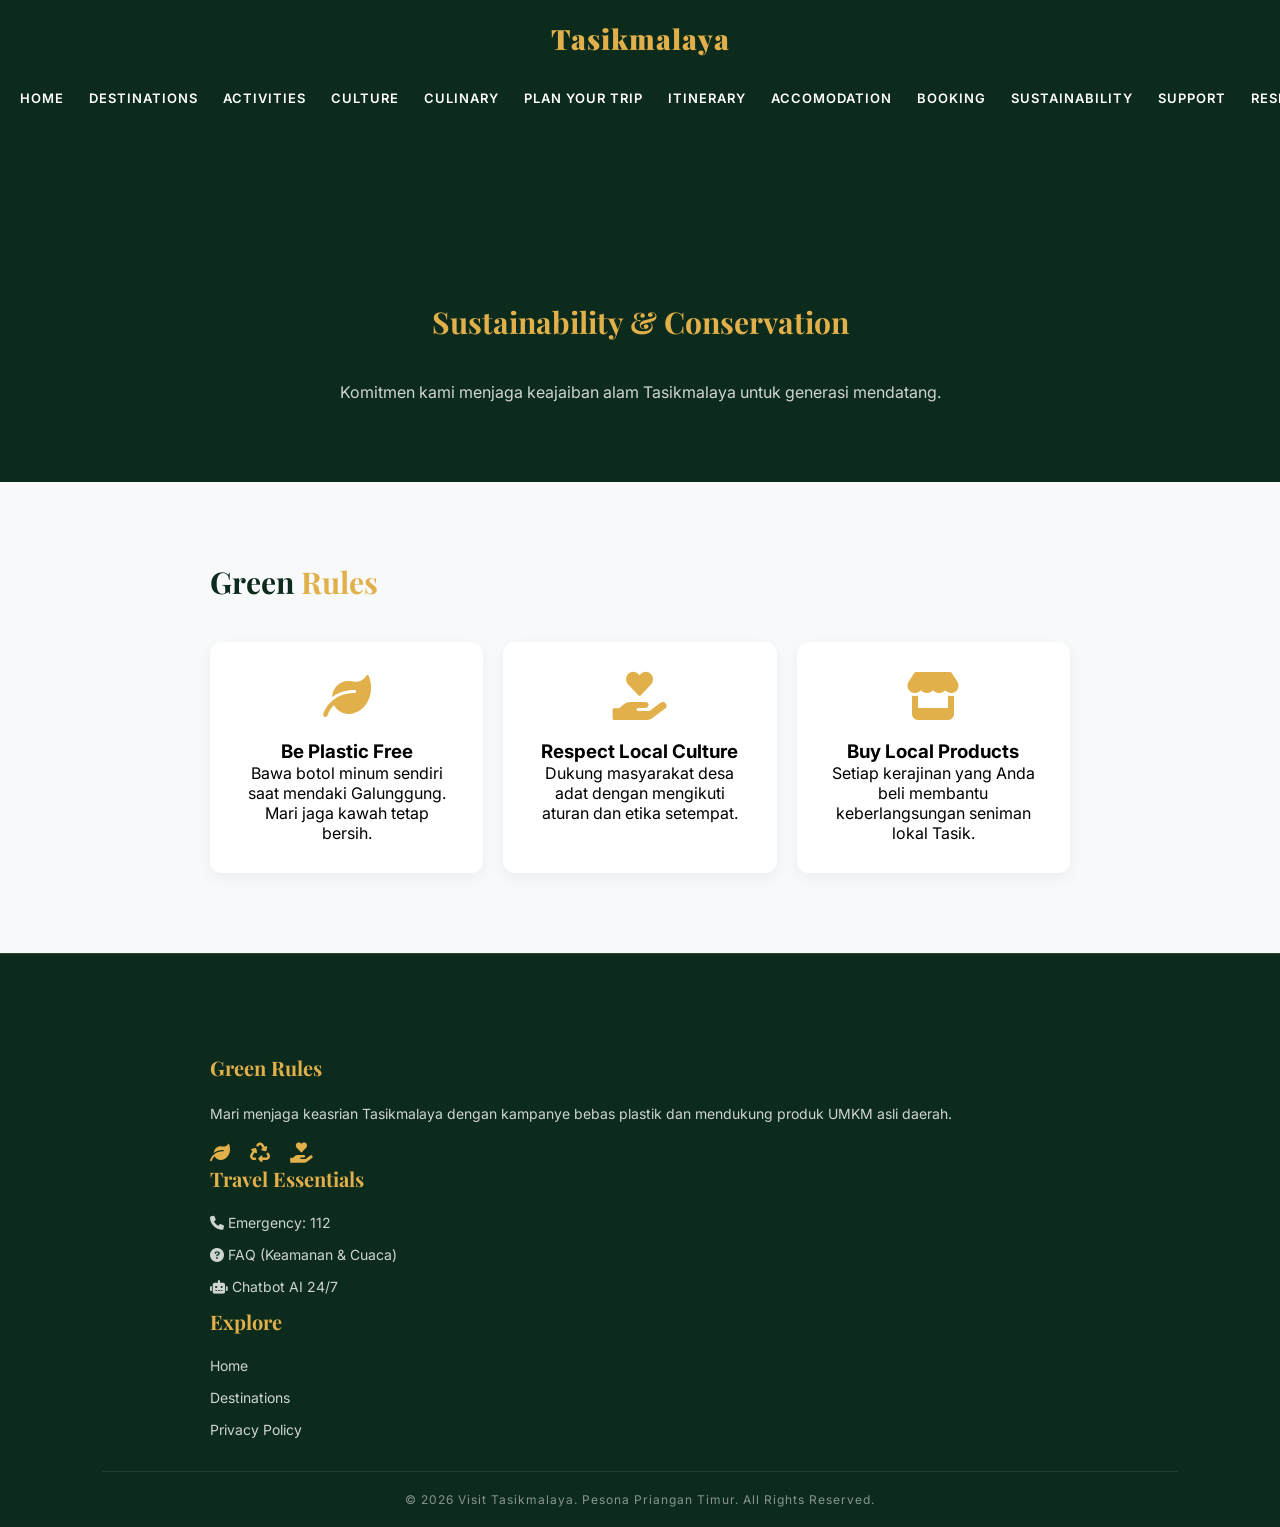
<file: sustainability.html>
<!DOCTYPE html>
<html lang="id">
<head>
    <meta charset="UTF-8">
    <meta name="viewport" content="width=device-width, initial-scale=1.0">
    <title>Sustainability | Explore Tasikmalaya</title>
    <link href="https://fonts.googleapis.com/css2?family=Playfair+Display:wght@700;900&family=Inter:wght@300;400;600&display=swap" rel="stylesheet">
    <link rel="stylesheet" href="https://cdnjs.cloudflare.com/ajax/libs/font-awesome/6.0.0/css/all.min.css">
    <link rel="stylesheet" href="style.css">
</head>
<body>

    <nav class="navbar">
        <div class="logo">Tasikmalaya</div>
        <ul class="nav-links">
            <li><a href="index.html">Home</a></li>
            <li><a href="destination.html">Destinations</a></li>
             <li><a href="activity.html">Activities</a></li>
            <li><a href="culture.html">Culture</a></li>
            <li><a href="culinary.html">Culinary</a></li>
            <li><a href="plan.html">Plan Your Trip</a></li>
            <li><a href="itinerary.html">Itinerary</a></li>
            <li><a href="accomodation.html">Accomodation</a></li>
            <li><a href="booking.html">Booking</a></li>
            <li><a href="sustainability.html">Sustainability</a></li>
            <li><a href="support.html">Support</a></li>
            <li><a href="responsible.html">Responsible</a></li>
            <li><a href="privacy.html">Privacy Policy</a></li>
        </ul>
    </nav>

    <header class="section bg-dark" style="padding-top: 150px; text-align: center;">
        <div class="container">
            <h1 class="section-title gold">Sustainability <span>& Conservation</span></h1>
            <p style="color: #fff; max-width: 700px; margin: 0 auto; opacity: 0.8;">
                Komitmen kami menjaga keajaiban alam Tasikmalaya untuk generasi mendatang.
            </p>
        </div>
    </header>

    <section class="section">
        <div class="container">
            <h2 class="section-title">Green <span>Rules</span></h2>
            <div class="grid-dest">
                <div class="card" style="padding: 30px; text-align: center;">
                    <i class="fas fa-leaf" style="font-size: 3rem; color: var(--gold); margin-bottom: 20px;"></i>
                    <h3>Be Plastic Free</h3>
                    <p>Bawa botol minum sendiri saat mendaki Galunggung. Mari jaga kawah tetap bersih.</p>
                </div>
                <div class="card" style="padding: 30px; text-align: center;">
                    <i class="fas fa-hand-holding-heart" style="font-size: 3rem; color: var(--gold); margin-bottom: 20px;"></i>
                    <h3>Respect Local Culture</h3>
                    <p>Dukung masyarakat desa adat dengan mengikuti aturan dan etika setempat.</p>
                </div>
                <div class="card" style="padding: 30px; text-align: center;">
                    <i class="fas fa-store" style="font-size: 3rem; color: var(--gold); margin-bottom: 20px;"></i>
                    <h3>Buy Local Products</h3>
                    <p>Setiap kerajinan yang Anda beli membantu keberlangsungan seniman lokal Tasik.</p>
                </div>
            </div>
        </div>
    </section>

    <footer class="footer">
        <div class="container footer-grid">
            <div class="footer-section">
                <h3>Green Rules</h3>
                <p>Mari menjaga keasrian Tasikmalaya dengan kampanye bebas plastik dan mendukung produk UMKM asli daerah.</p>
                <div class="support-icons">
                    <i class="fas fa-leaf"></i>
                    <i class="fas fa-recycle"></i>
                    <i class="fas fa-hand-holding-heart"></i>
                </div>
            </div>

            <div class="footer-section">
                <h3>Travel Essentials</h3>
                <ul class="footer-links">
                    <li><a href="#"><i class="fas fa-phone"></i> Emergency: 112</a></li>
                    <li><a href="#"><i class="fas fa-question-circle"></i> FAQ (Keamanan & Cuaca)</a></li>
                    <li><a href="#"><i class="fas fa-robot"></i> Chatbot AI 24/7</a></li>
                </ul>
            </div>

            <div class="footer-section">
                <h3>Explore</h3>
                <ul class="footer-links">
                    <li><a href="#home">Home</a></li>
                    <li><a href="#destinations">Destinations</a></li>
                    <li><a href="#">Privacy Policy</a></li>
                </ul>
            </div>
        </div>

        <div class="footer-bottom">
            <p>&copy; 2026 Visit Tasikmalaya. Pesona Priangan Timur. All Rights Reserved.</p>
        </div>
    </footer>
        </div>
    </footer>

</body>
</html>
</file>
<file: style.css>
:root {
    --deep-green: #0d2b1d;
    --gold: #e2b04a;
    --glass: rgba(255, 255, 255, 0.1);
}

* { margin: 0; padding: 0; box-sizing: border-box; }
body { font-family: 'Inter', sans-serif; background-color: #f8f9fa; }

/* 1. Container Utama Navbar */
.navbar {
    background-color: #0d2b1d !important; /* Hijau gelap khas Tasikmalaya */
    width: 100%;
    padding: 20px 0 10px 0;
    text-align: center; /* Memastikan logo tetap di tengah atas */
    position: relative;
    z-index: 1000;
}

/* 2. Memperbaiki Logo (Warna Gold & Font Bagus) */
.logo {
    font-family: 'Playfair Display', serif; /* Font elegan yang kamu pakai sebelumnya */
    color: #e2b04a !important; /* Warna Gold */
    font-size: 28px;
    font-weight: 900;
    margin-bottom: 15px;
    display: block; /* Supaya dia berada di baris terpisah di atas menu */
    letter-spacing: 1px;
}

/* 3. Nav Links (Tetap bisa digeser kanan-kiri) */
.nav-links {
    display: flex !important;
    overflow-x: scroll !important; /* Paksa munculkan fungsi scroll */
    overflow-y: hidden;
    -webkit-overflow-scrolling: touch; /* Biar licin gesernya */
    
    /* KUNCI: Kasih padding kanan yang besar agar menu terakhir nggak nempel pinggir */
    padding: 15px 40px 15px 20px; 
    
    margin: 0;
    list-style: none;
    white-space: nowrap !important;
    
    /* Biar mulai dari kiri banget */
    justify-content: flex-start !important; 
    
    /* Tambahkan ini supaya lebarnya gak dibatasi */
    width: 100vw; 
}

/* KUNCI KEDUA: Pastikan list item punya ukuran asli */
.nav-links li {
    display: inline-block !important;
    flex-shrink: 0 !important; /* HARUS ADA: Biar gak dipaksa menciut */
    margin-right: 30px; /* Kasih jarak yang lega antar menu */
}

/* Sembunyikan scrollbar agar tetap cantik */
.nav-links::-webkit-scrollbar {
    display: none;
}
}

/* Sembunyikan garis scroll di Chrome/UC Mini */
.nav-links::-webkit-scrollbar {
    display: none;
}

.nav-links li {
    flex: 0 0 auto;
    margin-right: 25px;
}

/* 4. Teks Menu (Putih Bersih) */
.nav-links a {
    text-decoration: none;
    color: #ffffff !important; 
    font-size: 13px;
    font-weight: 600;
    text-transform: uppercase;
    letter-spacing: 1px;
}

/* HERO & LINEAR SEARCH */
.hero { height: 100vh; display: flex; align-items: center; justify-content: center; position: relative; color: #fff; text-align: center; }
#hero-video { position: absolute; top: 0; left: 0; width: 100%; height: 100%; object-fit: cover; z-index: -1; }
.hero-overlay { position: absolute; top: 0; left: 0; width: 100%; height: 100%; background: rgba(0,0,0,0.4); }
.hero-content { z-index: 10; width: 100%; max-width: 800px; padding: 0 20px; }
.hero-content h1 { font-family: 'Playfair Display', serif; font-size: clamp(40px, 8vw, 70px); color: var(--gold); }
.tagline { font-size: 16px; margin-bottom: 30px; letter-spacing: 2px; }

.linear-search {
    background: var(--glass); backdrop-filter: blur(10px);
    display: flex; align-items: center; padding: 10px 20px;
    border-radius: 50px; border: 1px solid rgba(255,255,255,0.2);
}
.search-item { flex: 1; text-align: left; padding: 0 15px; }
.search-item label { display: block; font-size: 9px; font-weight: 700; color: var(--gold); text-transform: uppercase; }
.search-item select, .search-item input { background: transparent; border: none; color: #fff; outline: none; width: 100%; font-size: 13px; }
.divider { width: 1px; height: 30px; background: rgba(255,255,255,0.2); }
.btn-search { background: var(--gold); color: var(--deep-green); border: none; padding: 12px 30px; border-radius: 30px; font-weight: 700; cursor: pointer; }

/* KARTU DESTINASI: Ukuran Kecil & Proporsional */
.section { padding: 60px 8%; }
.section-title { font-family: 'Playfair Display', serif; font-size: 30px; margin-bottom: 40px; color: var(--deep-green); }
.section-title span { color: var(--gold); }

.grid-dest { display: grid; grid-template-columns: repeat(auto-fit, minmax(260px, 1fr)); gap: 20px; }
.card { background: #fff; border-radius: 12px; overflow: hidden; box-shadow: 0 5px 15px rgba(0,0,0,0.05); }
.card-img { height: 180px; background-size: cover; background-position: center; } /* Ukuran dikecilkan agar pas */
.card-body { padding: 20px; }
.card-body h3 { font-size: 18px; margin-bottom: 5px; color: var(--deep-green); }
.card-body p { font-size: 13px; color: #666; }

/* EVENTS */
.bg-dark { background-color: var(--deep-green); color: #fff; }
.gold { color: var(--gold) !important; }
.event-row { display: grid; grid-template-columns: 1fr 1fr; gap: 20px; }
.event-box { display: flex; align-items: center; background: rgba(255,255,255,0.05); padding: 20px; border-radius: 10px; }
.date { font-size: 24px; font-weight: 900; color: var(--gold); margin-right: 20px; text-align: center; }
.date span { display: block; font-size: 11px; color: #fff; }

@media (max-width: 768px) {
    .nav-links { display: none; }
    .linear-search { flex-direction: column; border-radius: 15px; }
    .divider { display: none; }
}
/* FOOTER STYLE */
.footer {
    background-color: var(--deep-green); /* Hijau gelap sesuai foto */
    color: #fff;
    padding: 80px 8% 20px;
    border-top: 1px solid rgba(226, 176, 74, 0.2); /* Garis emas tipis */
}

.footer-grid {
    display: grid;
    grid-template-columns: repeat(auto-fit, minmax(200px, 1fr));
    gap: 40px;
    margin-bottom: 50px;
}

.footer-section h3 {
    font-family: 'Playfair Display', serif;
    color: var(--gold); /* Emas sesuai instruksi */
    margin-bottom: 20px;
    font-size: 20px;
}

.footer-section p {
    font-size: 14px;
    line-height: 1.8;
    color: rgba(255, 255, 255, 0.8);
}

.support-icons {
    margin-top: 15px;
    font-size: 20px;
    color: var(--gold);
}

.support-icons i { margin-right: 15px; }

.footer-links {
    list-style: none;
}

.footer-links li {
    margin-bottom: 12px;
}

.footer-links a {
    color: rgba(255, 255, 255, 0.8);
    text-decoration: none;
    font-size: 14px;
    transition: 0.3s;
}

.footer-links a:hover {
    color: var(--gold);
    padding-left: 5px;
}

.footer-bottom {
    text-align: center;
    border-top: 1px solid rgba(255, 255, 255, 0.1);
    padding-top: 20px;
    font-size: 12px;
    color: rgba(255, 255, 255, 0.5);
    letter-spacing: 1px;
}

/* --- KODE RESPONSIF (Letakkan di Paling Bawah) --- */

@media (max-width: 992px) {
    .navbar {
        padding: 15px 5%;
    }
    .section {
        padding: 60px 5%;
    }
}

@media (max-width: 768px) {
    /* Navbar berubah jadi vertikal atau disederhanakan */
    .nav-links {
        display: none; /* Kamu bisa ganti dengan menu burger nanti */
    }
    
    .hero-content h1 {
        font-size: 42px; /* Ukuran teks judul mengecil di HP */
    }

    /* Search bar yang tadi lurus, jadi tumpuk di HP agar muat */
    .linear-search {
        flex-direction: column;
        border-radius: 20px;
        padding: 20px;
    }

    .divider {
        display: none; /* Garis pemisah hilang di mode tumpuk */
    }

    .search-item {
        width: 100%;
        border-bottom: 1px solid rgba(255,255,255,0.1);
        padding: 10px 0;
    }

    .btn-search {
        width: 100%;
        margin-top: 15px;
    }

    /* Grid foto jadi 1 kolom saja di HP */
    .grid-dest, .event-row, .footer-grid {
        grid-template-columns: 1fr !important;
    }

    .card-img {
        height: 200px; /* Sedikit lebih tinggi di HP agar puas dilihat */
    }
}

/* Sentuhan keren: Efek Fade In saat scroll */
.card {
    transition: transform 0.4s ease, box-shadow 0.4s ease;
}

.card:hover {
    transform: translateY(-10px);
    box-shadow: 0 15px 35px rgba(13, 43, 29, 0.2);
}

/* --- KUNCI KONSISTENSI SEMUA PERANGKAT --- */

/* Pengaturan Dasar agar tidak "luber" ke samping */
html, body {
    max-width: 100%;
    overflow-x: hidden;
}

/* Responsif untuk Layar Tablet & HP (dibawah 768px) */
@media (max-width: 768px) {
    
    /* 1. Navbar: Agar Menu Tetap Muncul */
    .navbar {
        padding: 10px 5%;
        flex-direction: column; /* Menumpuk Logo & Menu */
        height: auto;
    }

    .nav-links {
        display: flex; /* Memastikan menu muncul */
        justify-content: center;
        margin-top: 10px;
        padding: 0;
        gap: 15px; /* Memberi jarak antar menu teks */
    }

    .nav-links li {
        margin: 0;
    }

    .nav-links a {
        font-size: 11px; /* Mengecilkan teks agar muat di layar HP */
    }

    /* 2. Judul Hero agar tidak terlalu besar */
    .hero-content h1 {
        font-size: 32px !important;
        margin-top: 20px;
    }

    /* 3. Search Bar: Menumpuk ke bawah agar lurus di HP */
    .linear-search {
        flex-direction: column;
        border-radius: 15px;
        padding: 15px;
        width: 90%;
        margin: 0 auto;
    }

    .divider {
        display: none; /* Garis vertikal dihilangkan di HP */
    }

    .search-item {
        width: 100%;
        padding: 8px 0;
        border-bottom: 1px solid rgba(255,255,255,0.1);
    }

    .btn-search {
        width: 100%;
        margin-top: 10px;
    }

    /* 4. Grid Foto: MEMAKSA semua halaman jadi 1 kolom di HP */
    .grid-dest, .event-row, .footer-grid, .social-gallery {
        grid-template-columns: 1fr !important; /* Paksa jadi satu baris ke bawah */
        gap: 20px;
    }

    /* 5. Ukuran Foto: Biar seragam di semua device */
    .card-img {
        height: 200px; 
    }
}
/* Styling Khusus Booking Page */
.booking-card {
    max-width: 600px;
    margin: 0 auto;
    background: rgba(255, 255, 255, 0.1); /* Efek transparan */
    backdrop-filter: blur(15px); /* Efek blur kaca */
    -webkit-backdrop-filter: blur(15px);
    padding: 40px;
    border-radius: 20px;
    border: 1px solid rgba(255, 255, 255, 0.2);
    box-shadow: 0 15px 35px rgba(0,0,0,0.2);
}

.booking-form .form-group {
    margin-bottom: 20px;
}

.booking-form label {
    display: block;
    color: #e2b04a; /* Warna Gold */
    font-size: 12px;
    font-weight: 700;
    text-transform: uppercase;
    margin-bottom: 8px;
    letter-spacing: 1px;
}

.booking-form input, 
.booking-form select, 
.booking-form textarea {
    width: 100%;
    padding: 12px 15px;
    background: rgba(255, 255, 255, 0.9);
    border: none;
    border-radius: 8px;
    font-size: 14px;
    color: #333;
    outline: none;
}

.form-row {
    display: flex;
    gap: 15px;
}

.form-row .form-group {
    flex: 1;
}

/* Tombol Submit */
.btn-submit {
    width: 100%;
    padding: 15px;
    background: #e2b04a;
    color: #0d2b1d;
    border: none;
    border-radius: 8px;
    font-weight: 800;
    cursor: pointer;
    transition: 0.3s;
    margin-top: 10px;
}

.btn-submit:hover {
    background: #fff;
    transform: translateY(-3px);
}

/* Responsive Form di HP */
@media (max-width: 600px) {
    .form-row {
        flex-direction: column;
        gap: 0;
    }
    .booking-card {
        padding: 25px;
    }
}

/* --- PERBAIKAN PRIVACY POLICY --- */

/* 1. Paksa box putih jadi fleksibel dan ke tengah */
.container {
    display: block;
    width: 95% !important;   /* Pakai persentase supaya responsive */
    max-width: 900px !important; /* Batas lebar di laptop agar gak terlalu melar */
    margin: 0 auto !important;   /* KUNCI: Biar box-nya pindah ke tengah */
    padding: 20px;
}

/* 2. Pastikan box putihnya rapi di semua layar */
section.section div[style*="background: #fff"] {
    width: 100% !important;  /* Biar box putihnya ngikutin container */
    margin: 0 auto !important;
    box-sizing: border-box;  /* Biar padding gak ngerusak lebar */
}

/* 3. Khusus tampilan HP (Layar Kecil) */
@media (max-width: 768px) {
    section.section {
        padding-top: 100px !important; /* Kasih jarak biar gak ketutup navbar */
    }
    
    section.section div[style*="padding: 40px"] {
        padding: 20px !important; /* Perkecil jarak dalam di HP biar teks luas */
    }

    .section-title {
        font-size: 24px !important; /* Ukuran judul lebih pas di HP */
    }
}
</file>
